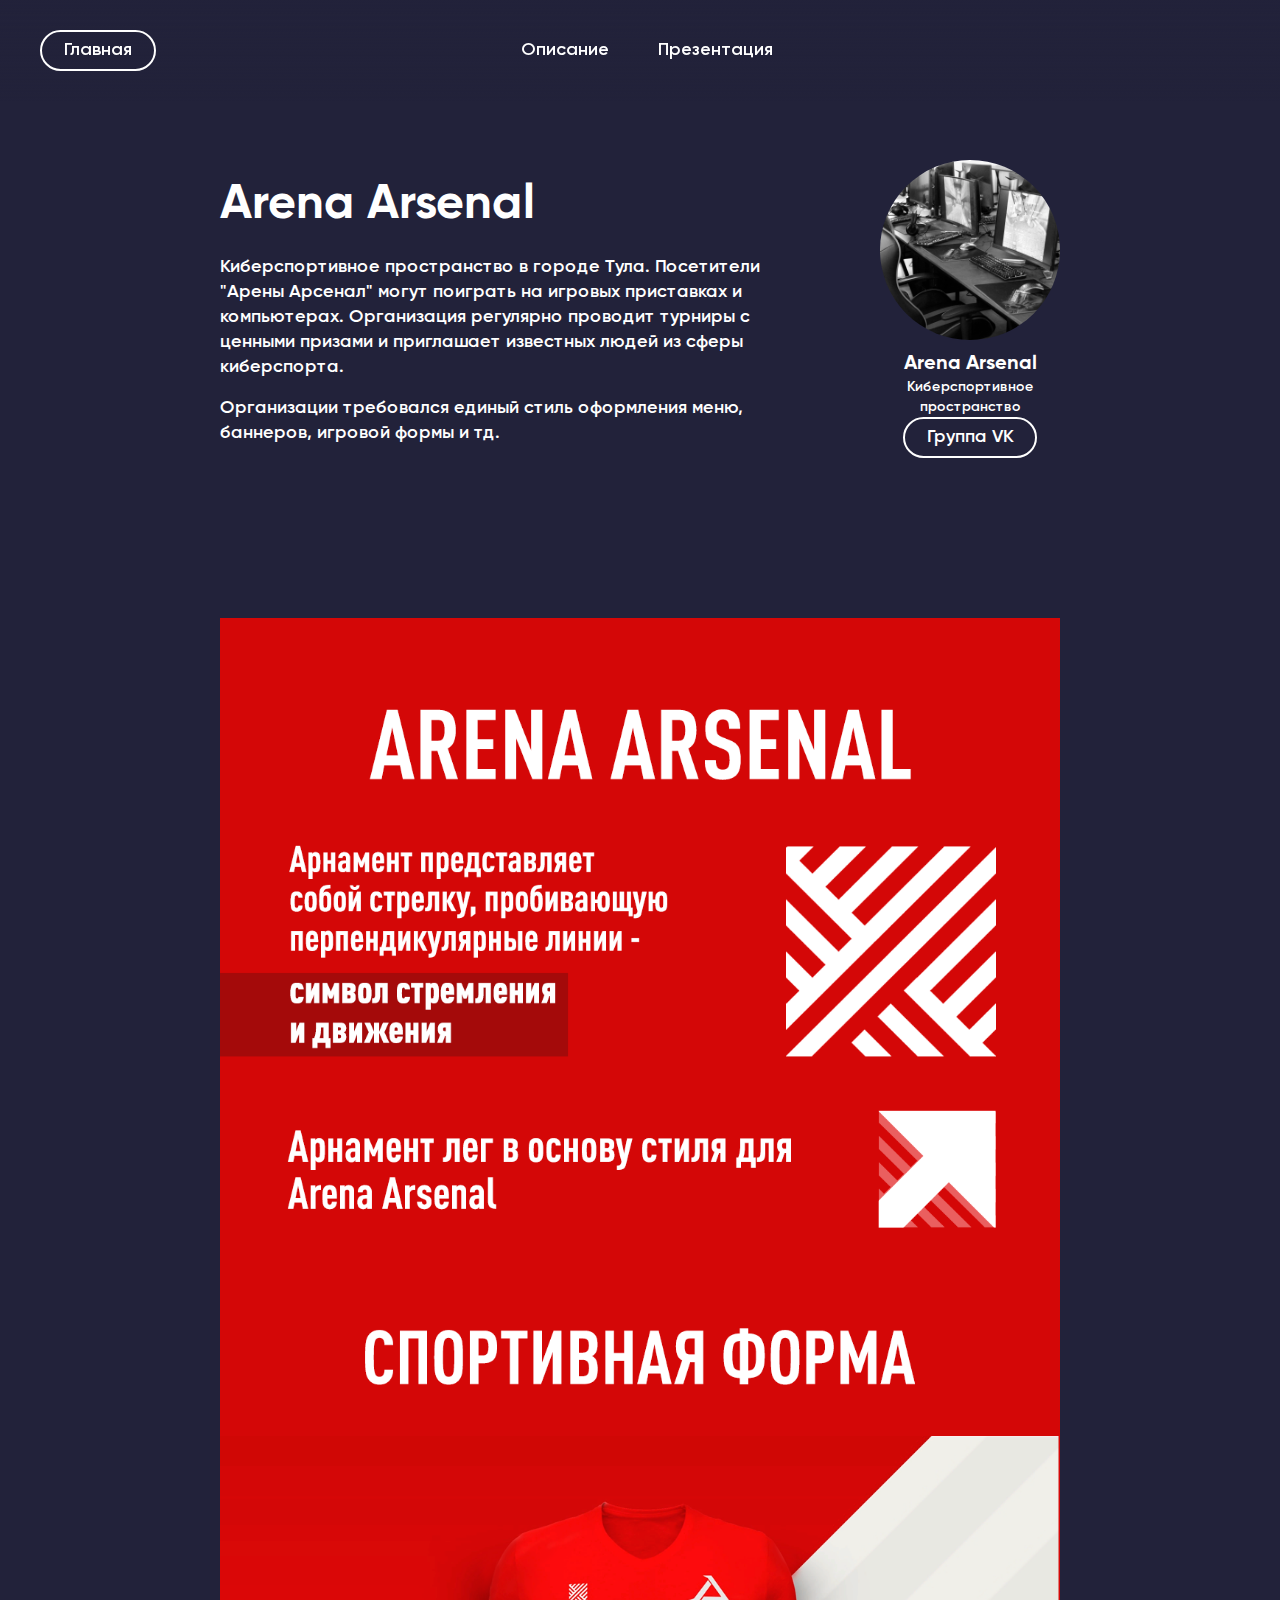
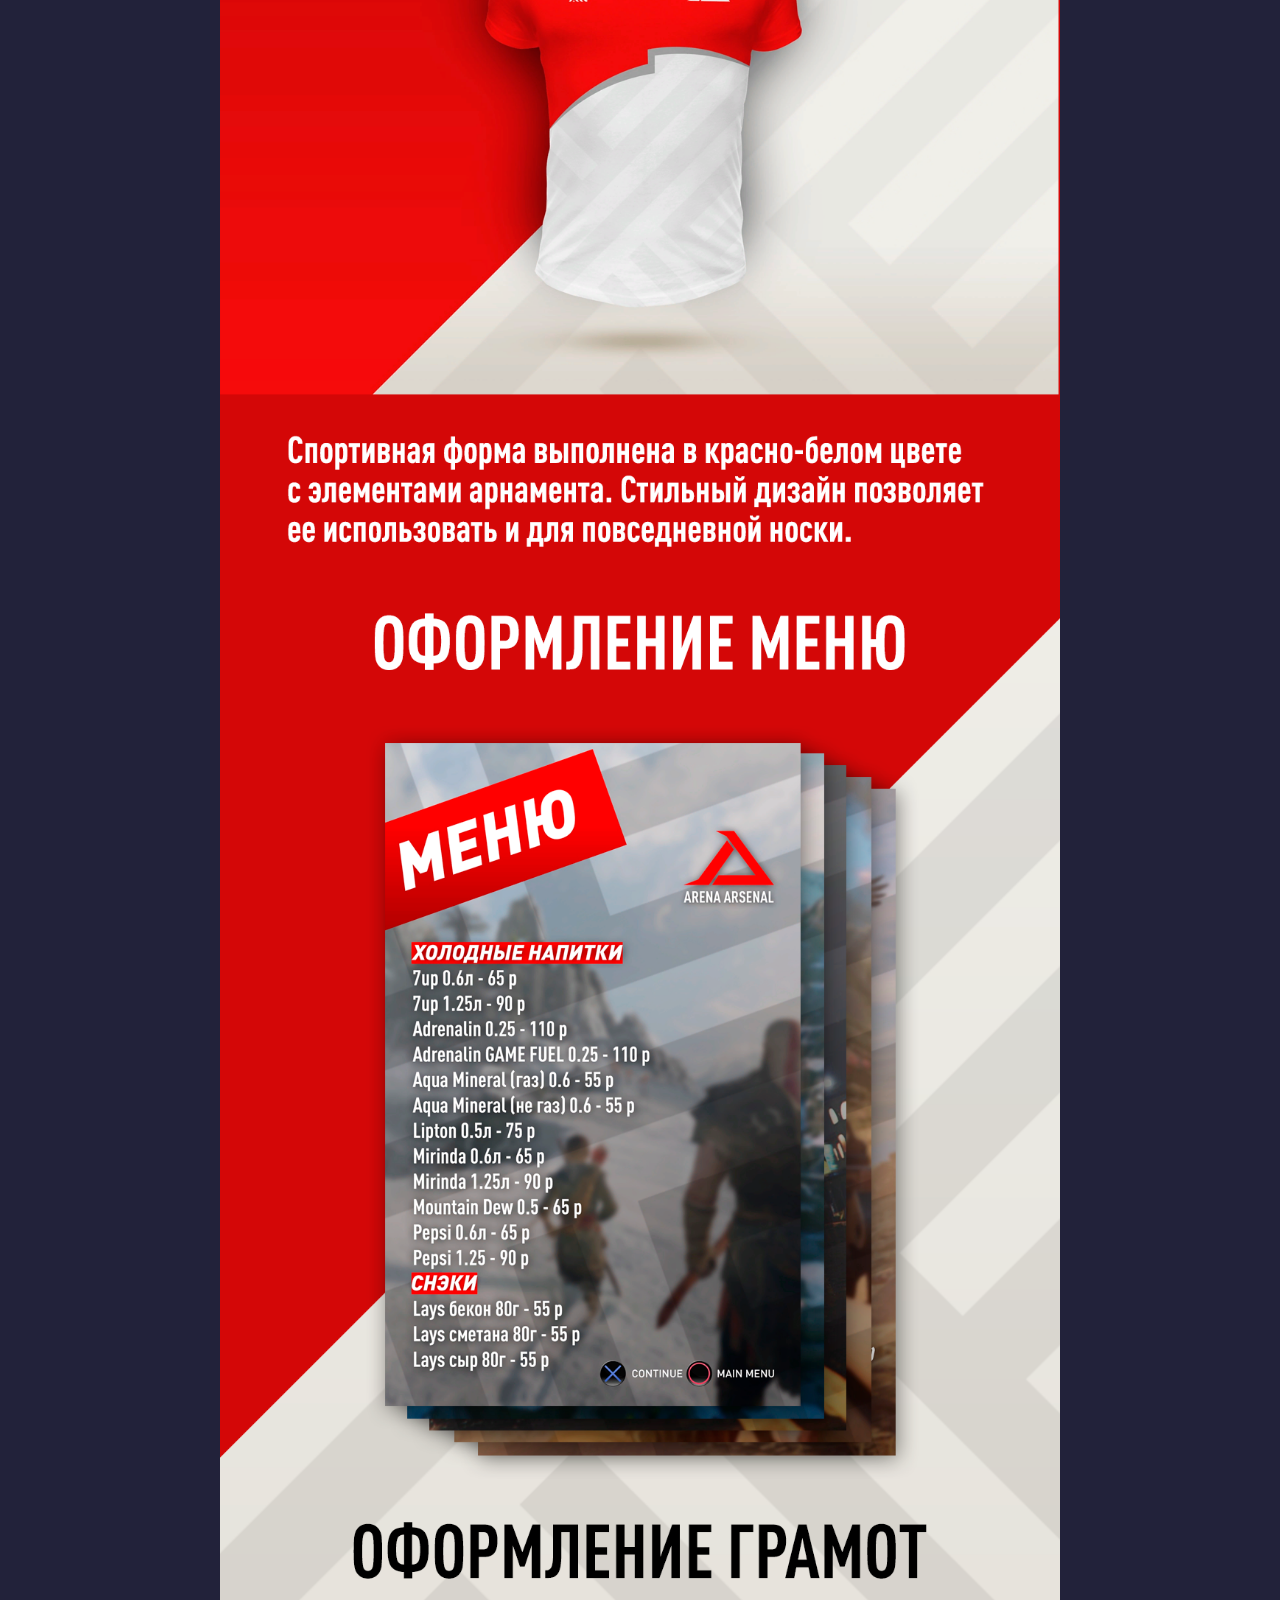
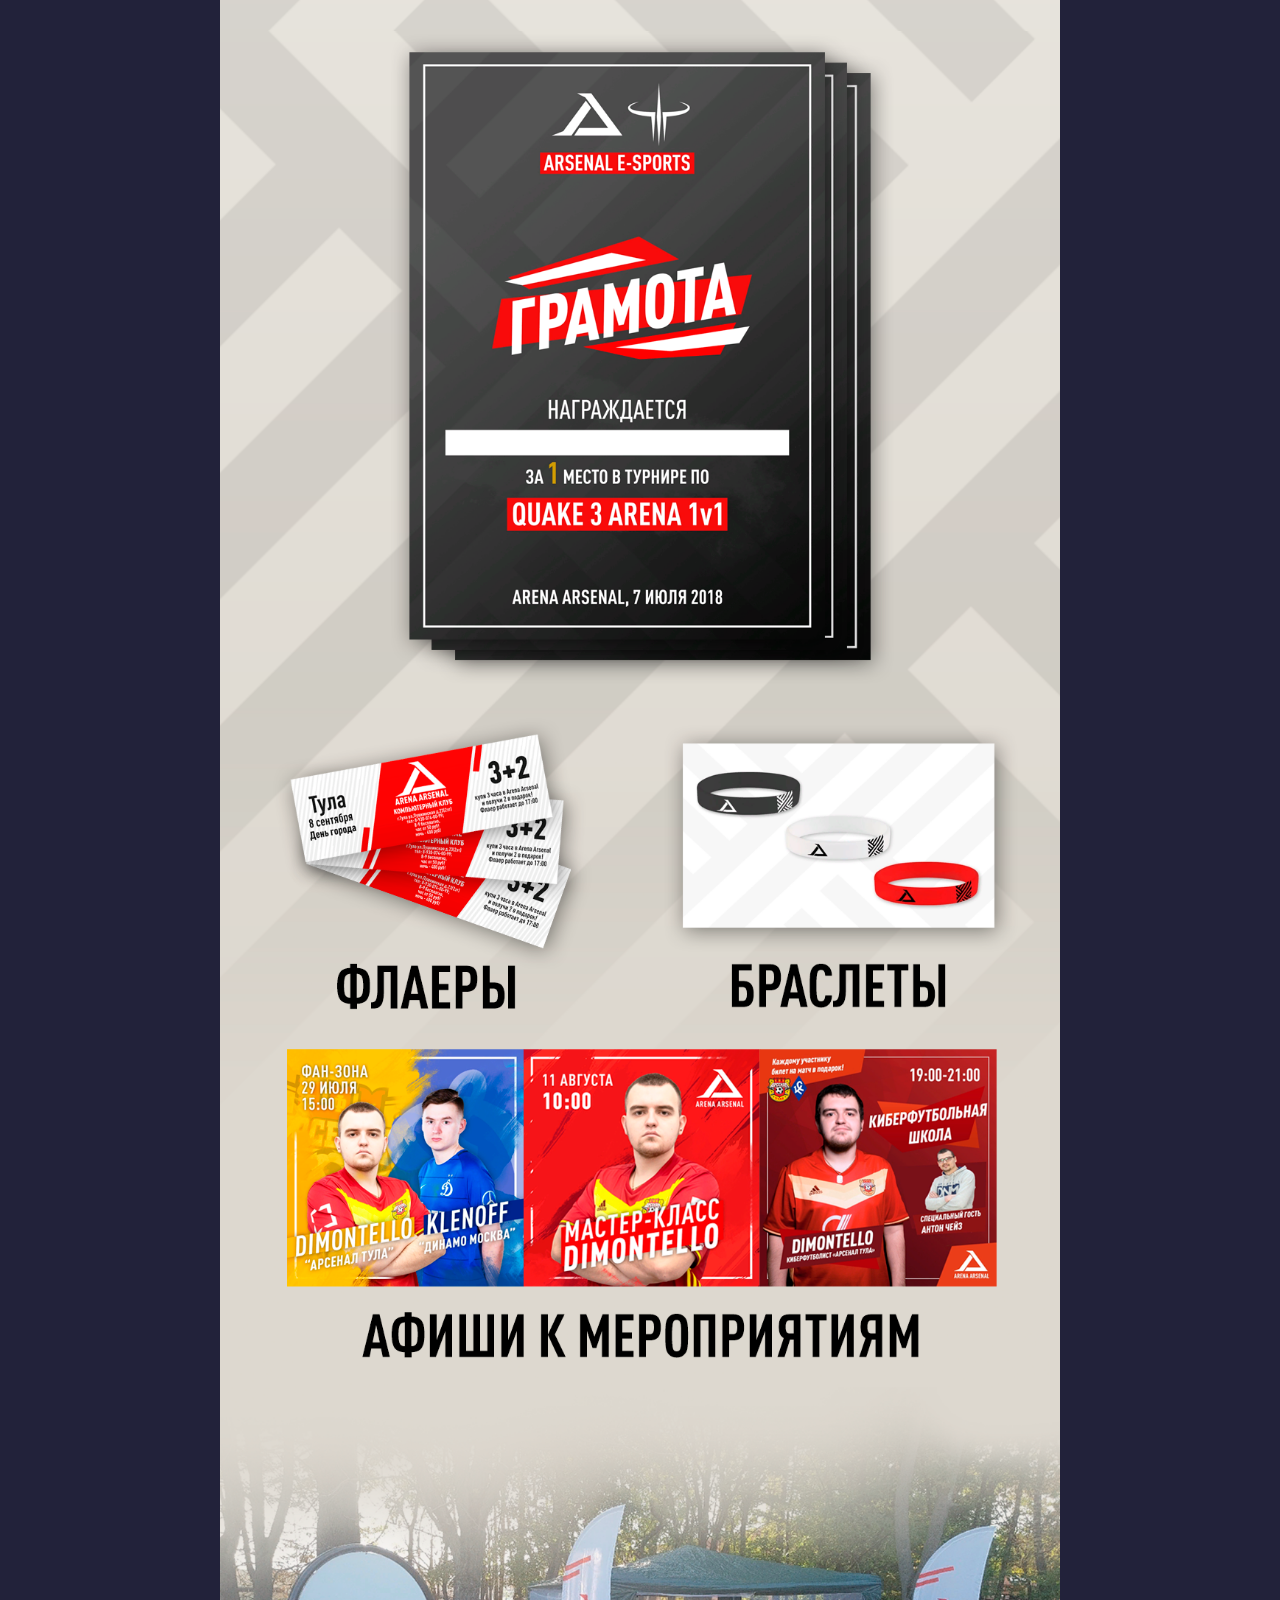
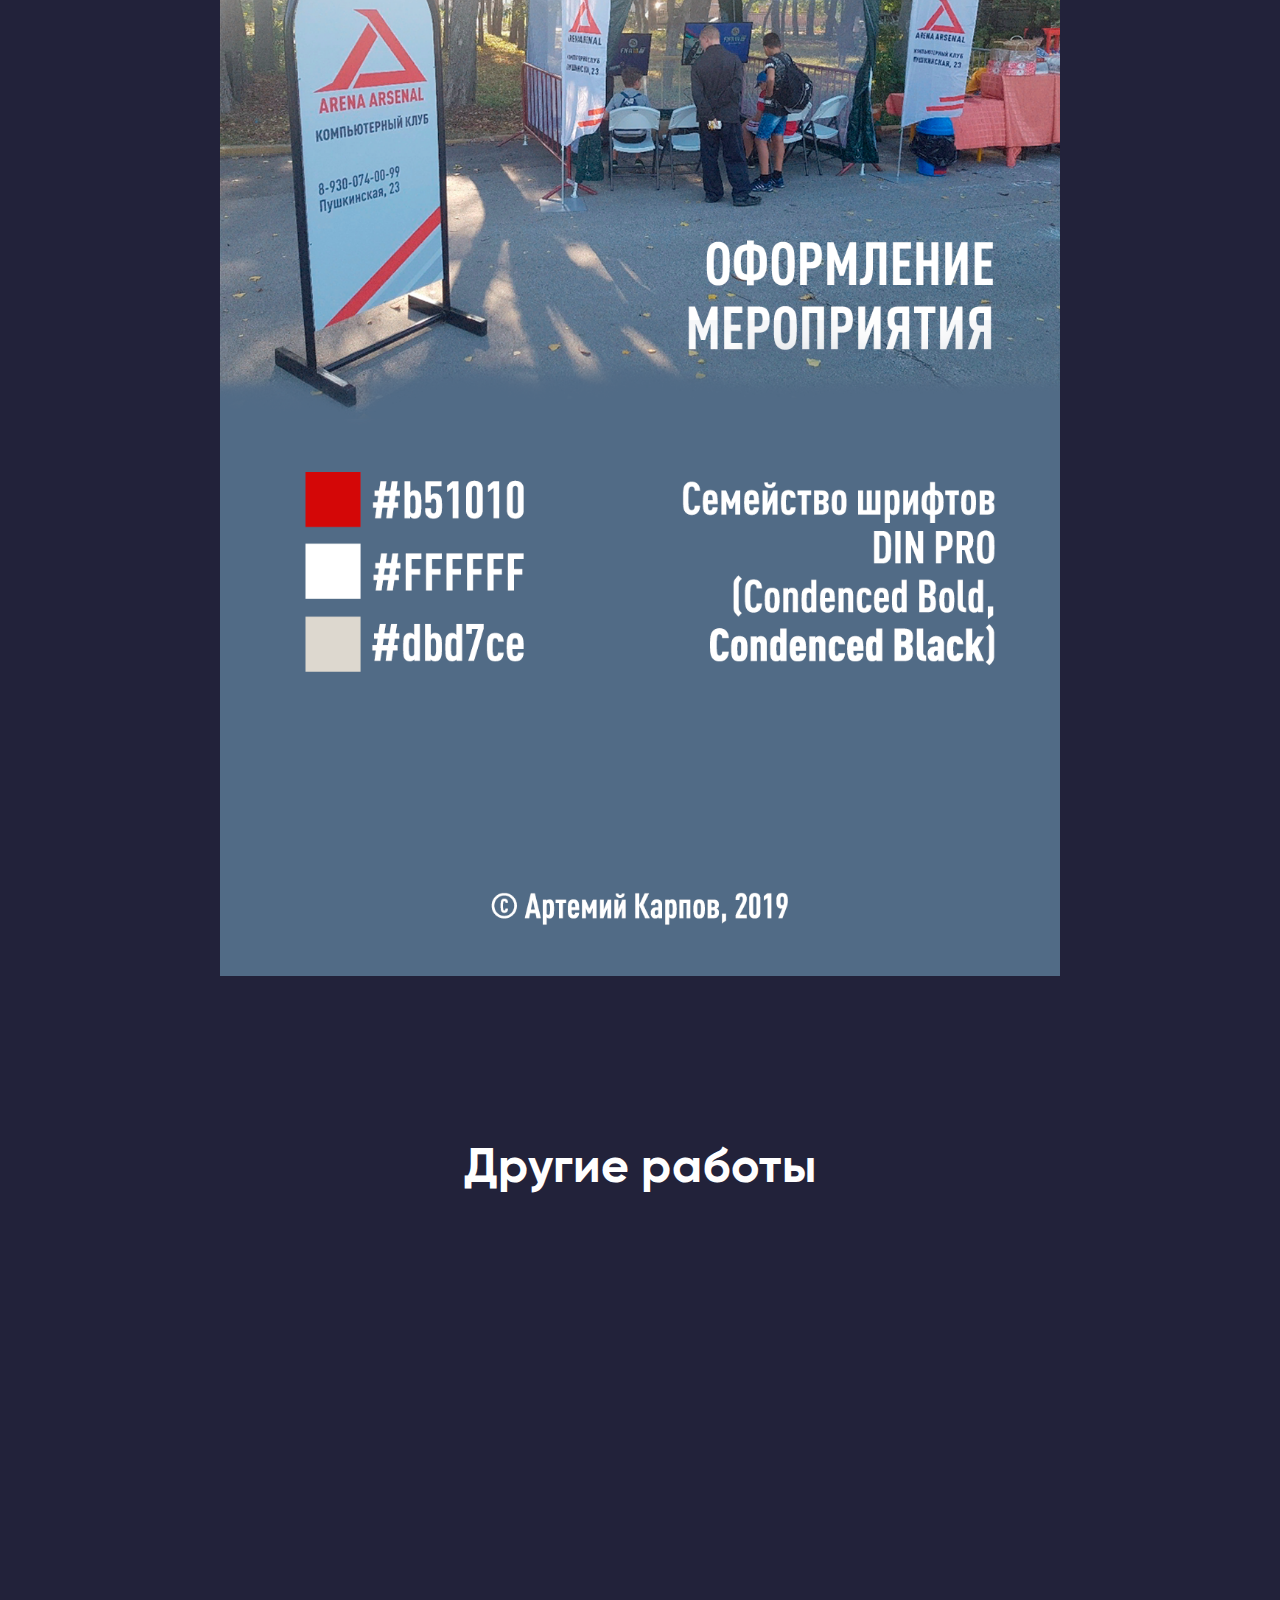
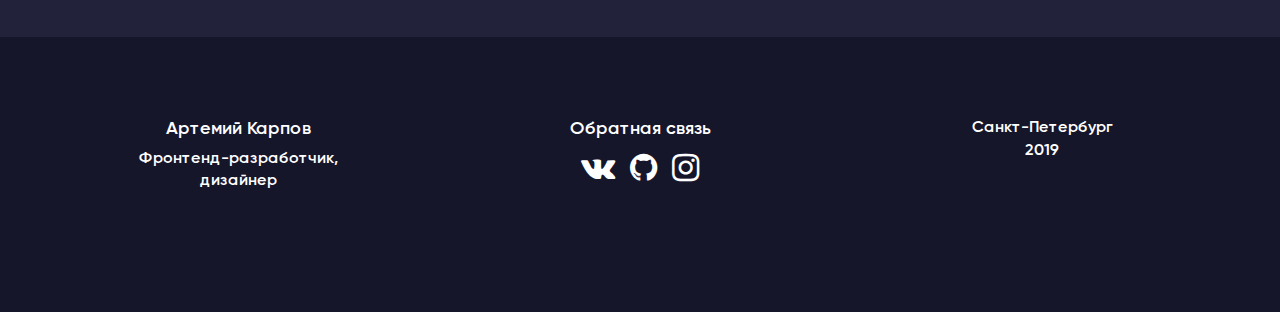
<file: arena_arsenal.html>
<!DOCTYPE html>
<html lang="en">
<head>
  <meta charset="UTF-8">
  <title>Arena Arsenal - фирменный стиль киберспортивного пространства</title>
  <meta name="description" content='Arena Arsenal - фирменный стиль киберспортивного пространства'>
  <meta name="viewport" content="width=device-width, initial-scale=1">

  <meta property="og:title" content="">
  <meta property="og:type" content="">
  <meta property="og:url" content="">
  <meta property="og:image" content="">

  <link rel="apple-touch-icon" href="icon.png">
  <!-- Place favicon.ico in the root directory -->

  <link rel="stylesheet" href="css/normalize.css">
  <link rel="stylesheet" href="scss/style.css">

  <link rel="preconnect" href="https://fonts.googleapis.com">
  <link href = "font/stylesheet.css" rel = "stylesheet" type = "text/css" />
  <link href="https://fonts.googleapis.com/icon?family=Material+Icons+Outlined"
        rel="stylesheet">
  <link href="https://stackpath.bootstrapcdn.com/font-awesome/4.7.0/css/font-awesome.min.css" rel="stylesheet">
</head>
<body>
<div class="navigation">
  <div class="navigation__row">
    <div class="navigation__item">
      <a class="button navigation__button button_animated-short" href="index.html">Главная</a>
    </div>
    <div class="navigation__item">
      <div class="navigation__tags">
        <div class="navigation__tag navigation_animated-short" onclick="moveToAnchor('blockDescription')">Описание</div>
        <div class="navigation__tag navigation_animated-short" onclick="moveToAnchor('blockPresentation')">Презентация</div>
      </div>
    </div>
    <div class="navigation__item">
    </div>
  </div>
</div>
<div class="block block_positioned-firstly description fade-animation">
  <div class="block__anchor" id="blockDescription"></div>
  <div class="description__text">
    <div class="description__title block__title">Arena Arsenal</div>
    <div class="block__subtitle">Киберспортивное пространство в городе Тула. Посетители "Арены Арсенал" могут поиграть на игровых приставках и компьютерах. Организация регулярно проводит турниры с ценными призами и приглашает известных людей из сферы киберспорта.</div>
    <div class="block__subtitle">
      Организации требовался единый стиль оформления меню, баннеров, игровой формы и тд.
    </div>
  </div>
  <div class="description__person-card person-card">
    <div class="person-card__image" style="background: url('img/works/description images/arena_arsenal.png') center/cover no-repeat"></div>
    <div class="person-card__text">
      <div class="person-card__title">Arena Arsenal</div>
      <div class="person-card__subtitle">Киберспортивное пространство</div>
      <a href="https://vk.com/arsenalarena" target="_blank" class="person-card__button button button_animated-short">Группа VK</a>
    </div>
  </div>
</div>
<div class="block work-presentation">
  <div class="block__anchor" id="blockPresentation"></div>
  <img class="work-presentation__picture" src="img/works/presentation/arena_arsenal_1.png" width="100%">
  <img class="work-presentation__picture" src="img/works/presentation/arena_arsenal_2.png" width="100%">
</div>
<div class="block other-works">
  <div class="block__title other-works__title">Другие работы</div>
  <div class="row-works" id="otherWorksRow">
  </div>
</div>
<div class="footer">
  <div class="footer__content">
    <div class="footer__column">
      <div class="footer__title">Артемий Карпов</div>
      <div class="footer__subtitle">Фронтенд-разработчик,<br>дизайнер</div>
    </div>
    <div class="footer__column">
      <div class="footer__title">Обратная связь</div>
      <div class="footer__links">
        <a href="https://vk.com/artttdez" target="_blank" class="footer__link footer_animated-short">
          <i class="fa fa-vk footer__link"></i>
        </a>
        <a href="https://github.com/Artttdez" target="_blank" class="footer__link footer_animated-short">
          <i class="fa fa-github"></i>
        </a>
        <a href="https://www.instagram.com/arttt_dez" target="_blank" class="footer__link footer_animated-short">
          <i class="fa fa-instagram"></i>
        </a>
      </div>
    </div>
    <div class="footer__column">
      <div class="footer__subtitle">Санкт-Петербург</div>
      <div class="footer__subtitle">2019</div>
    </div>
  </div>
</div>
<script src="js/main.js"></script>
</body>
</html>
</file>
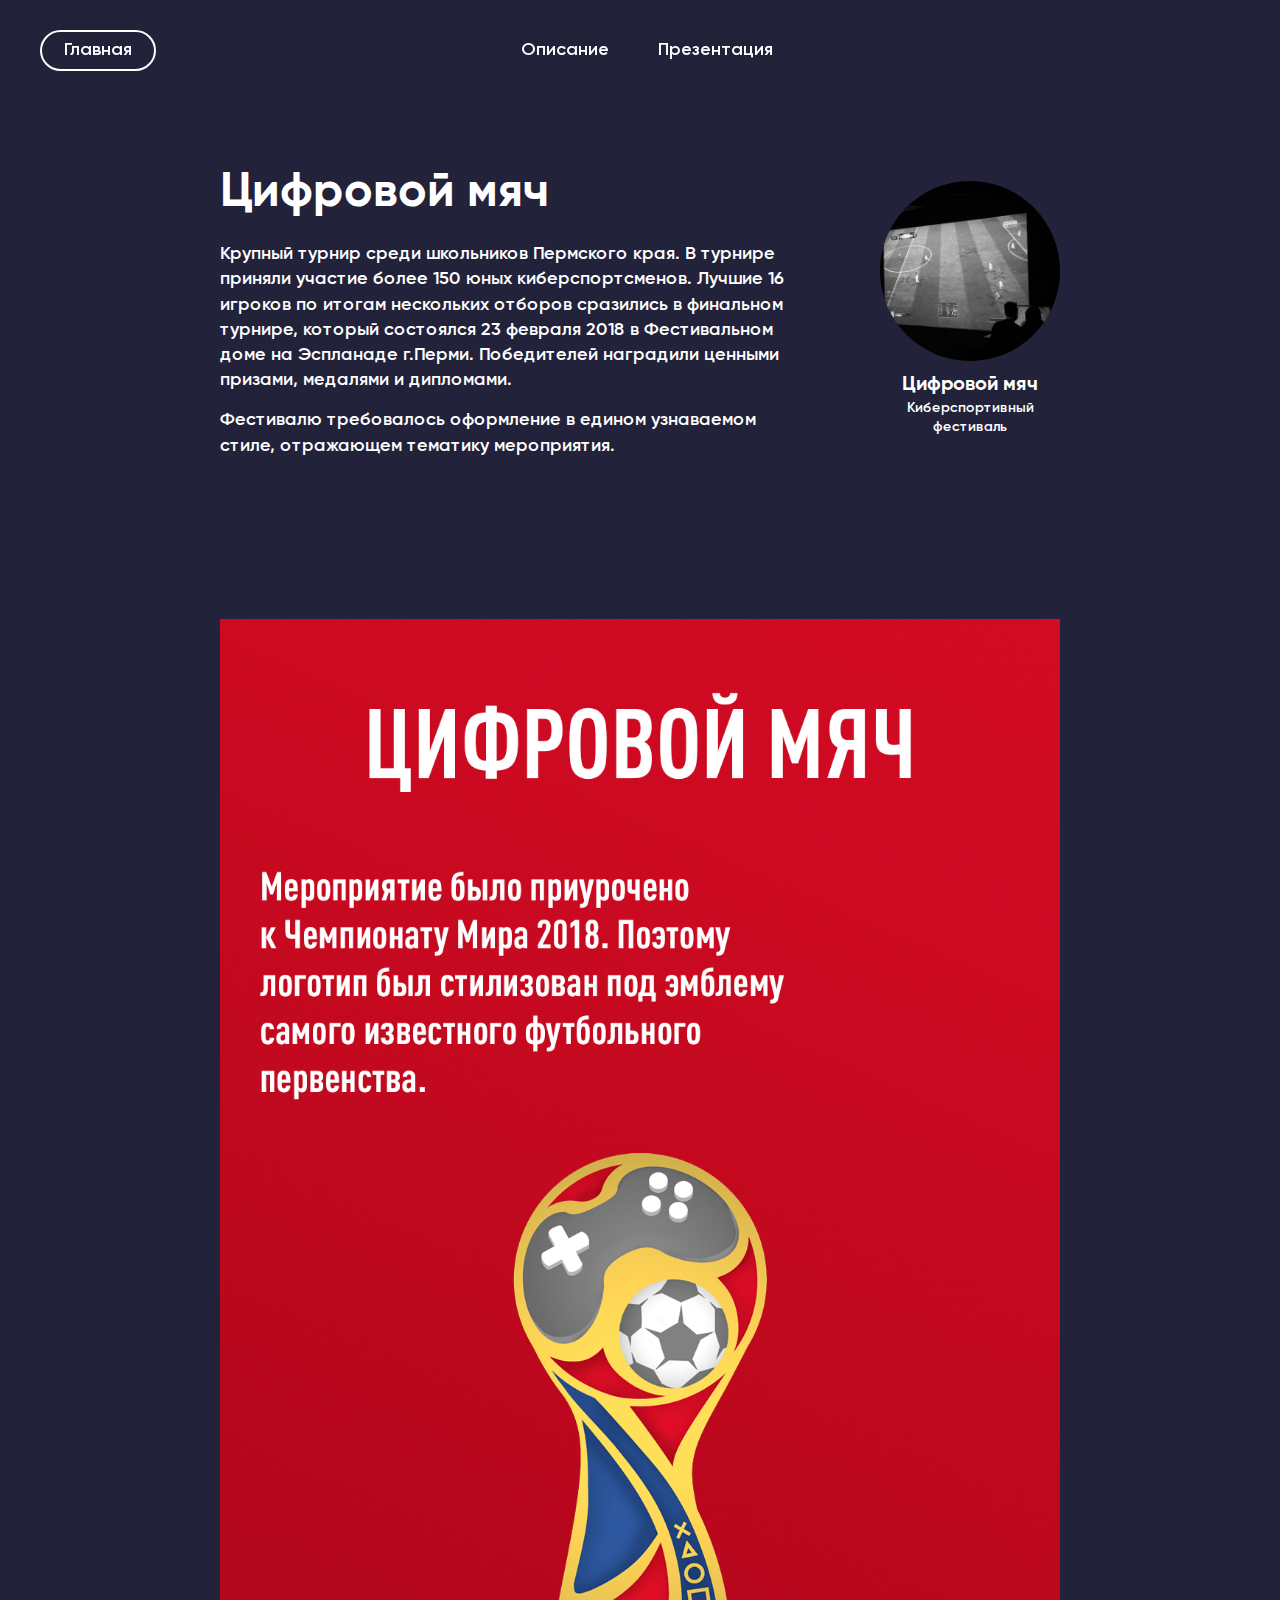
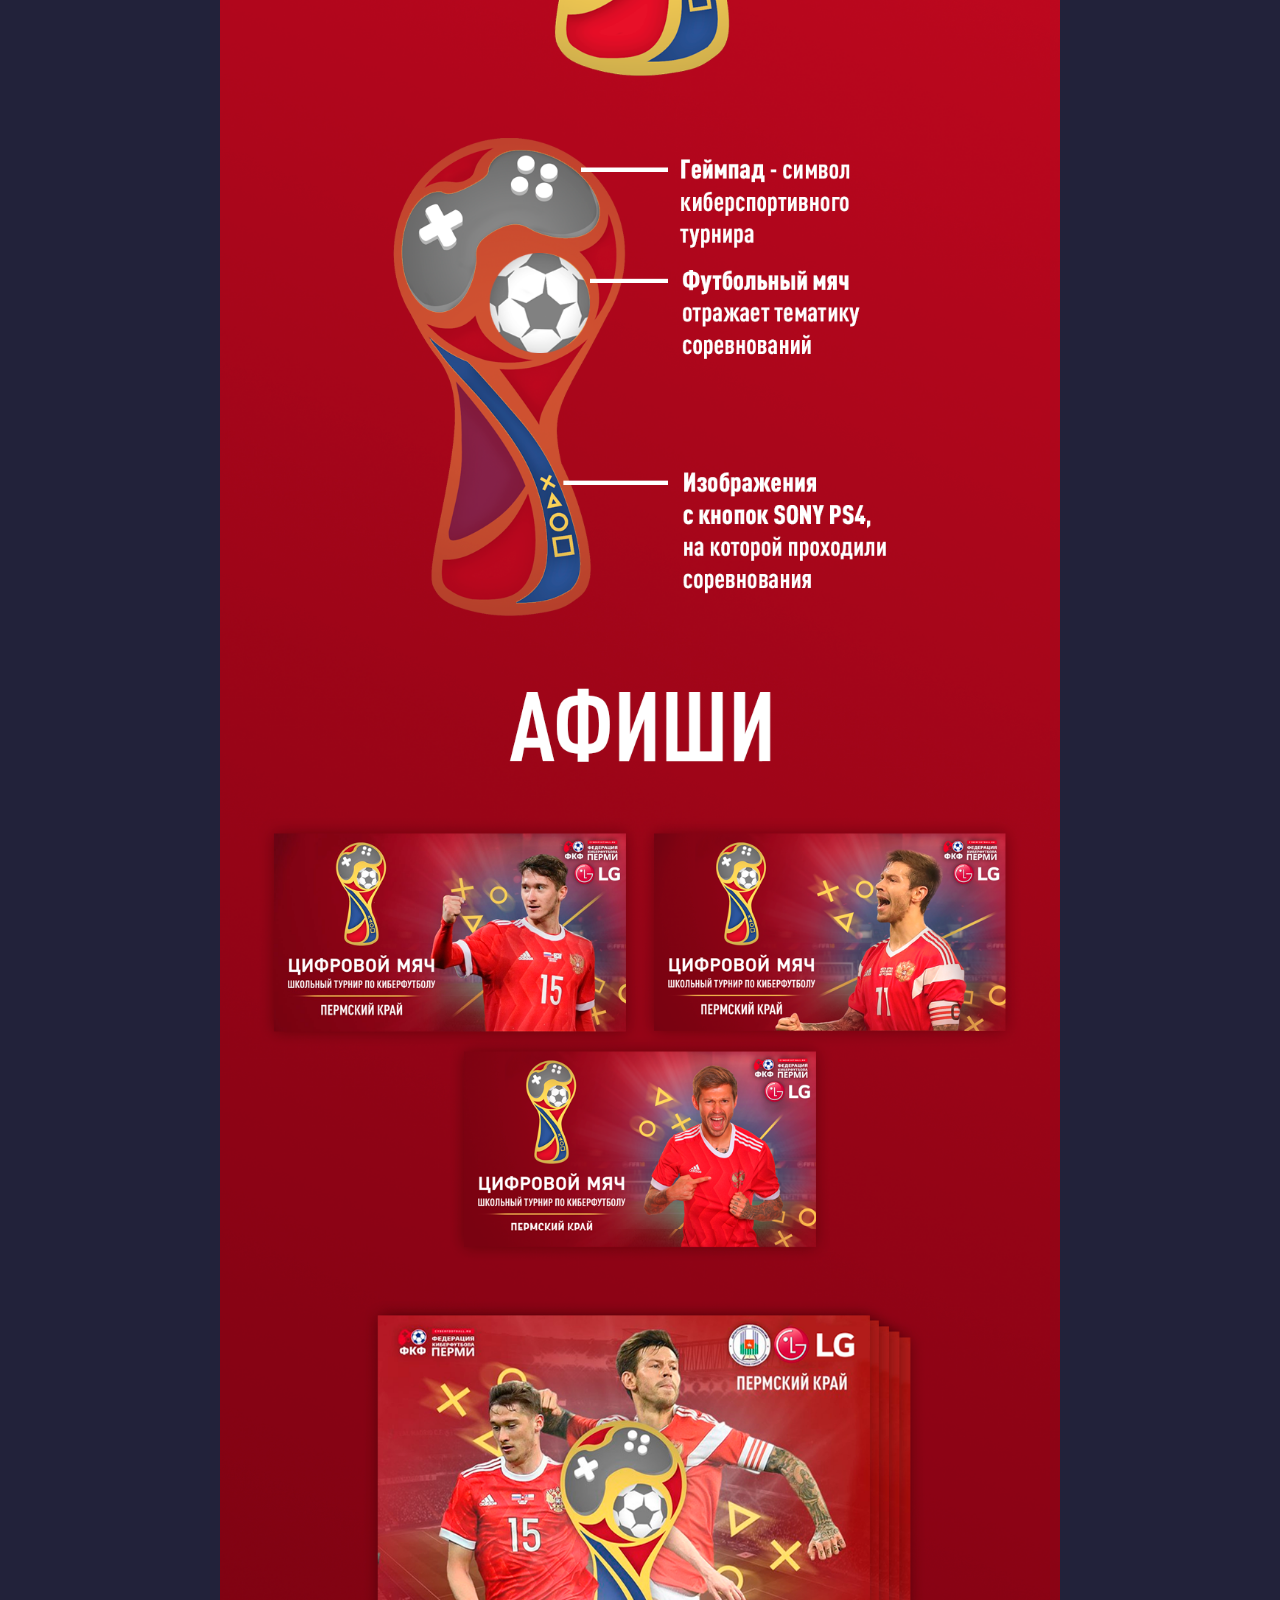
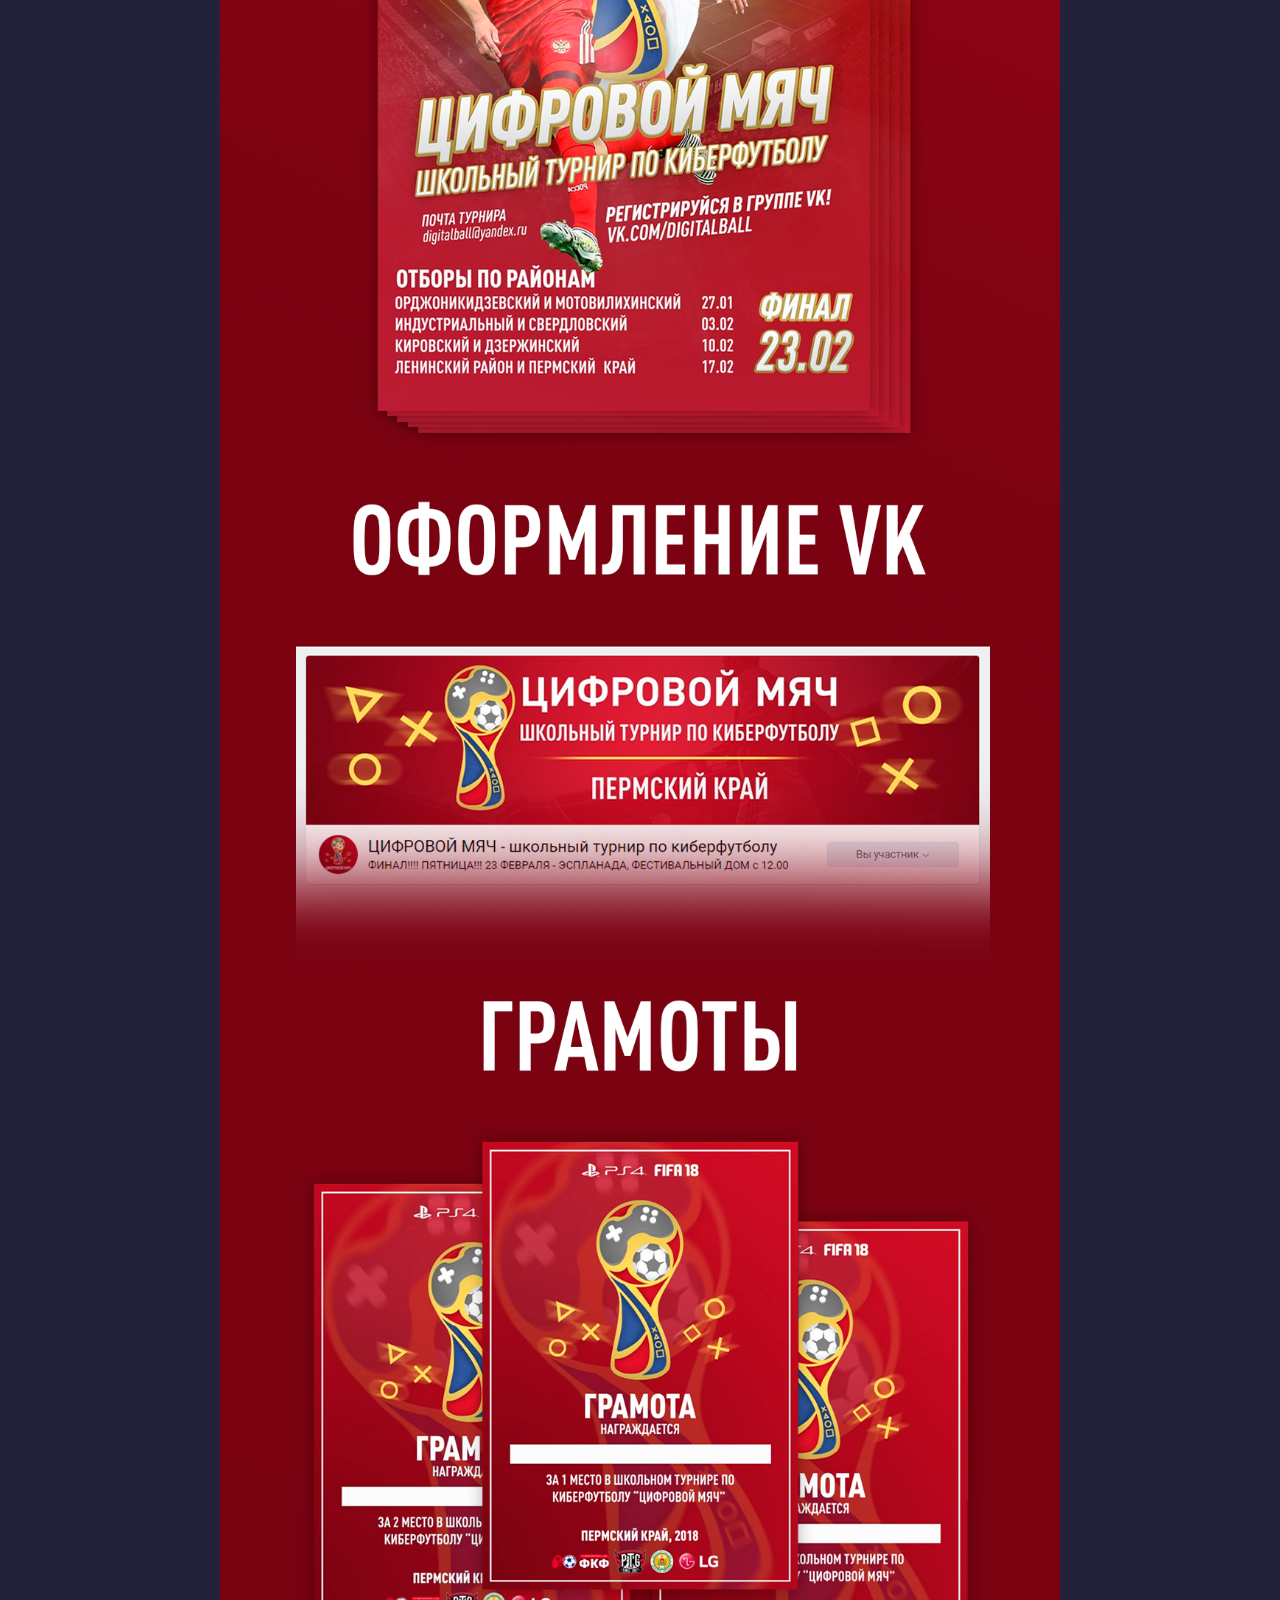
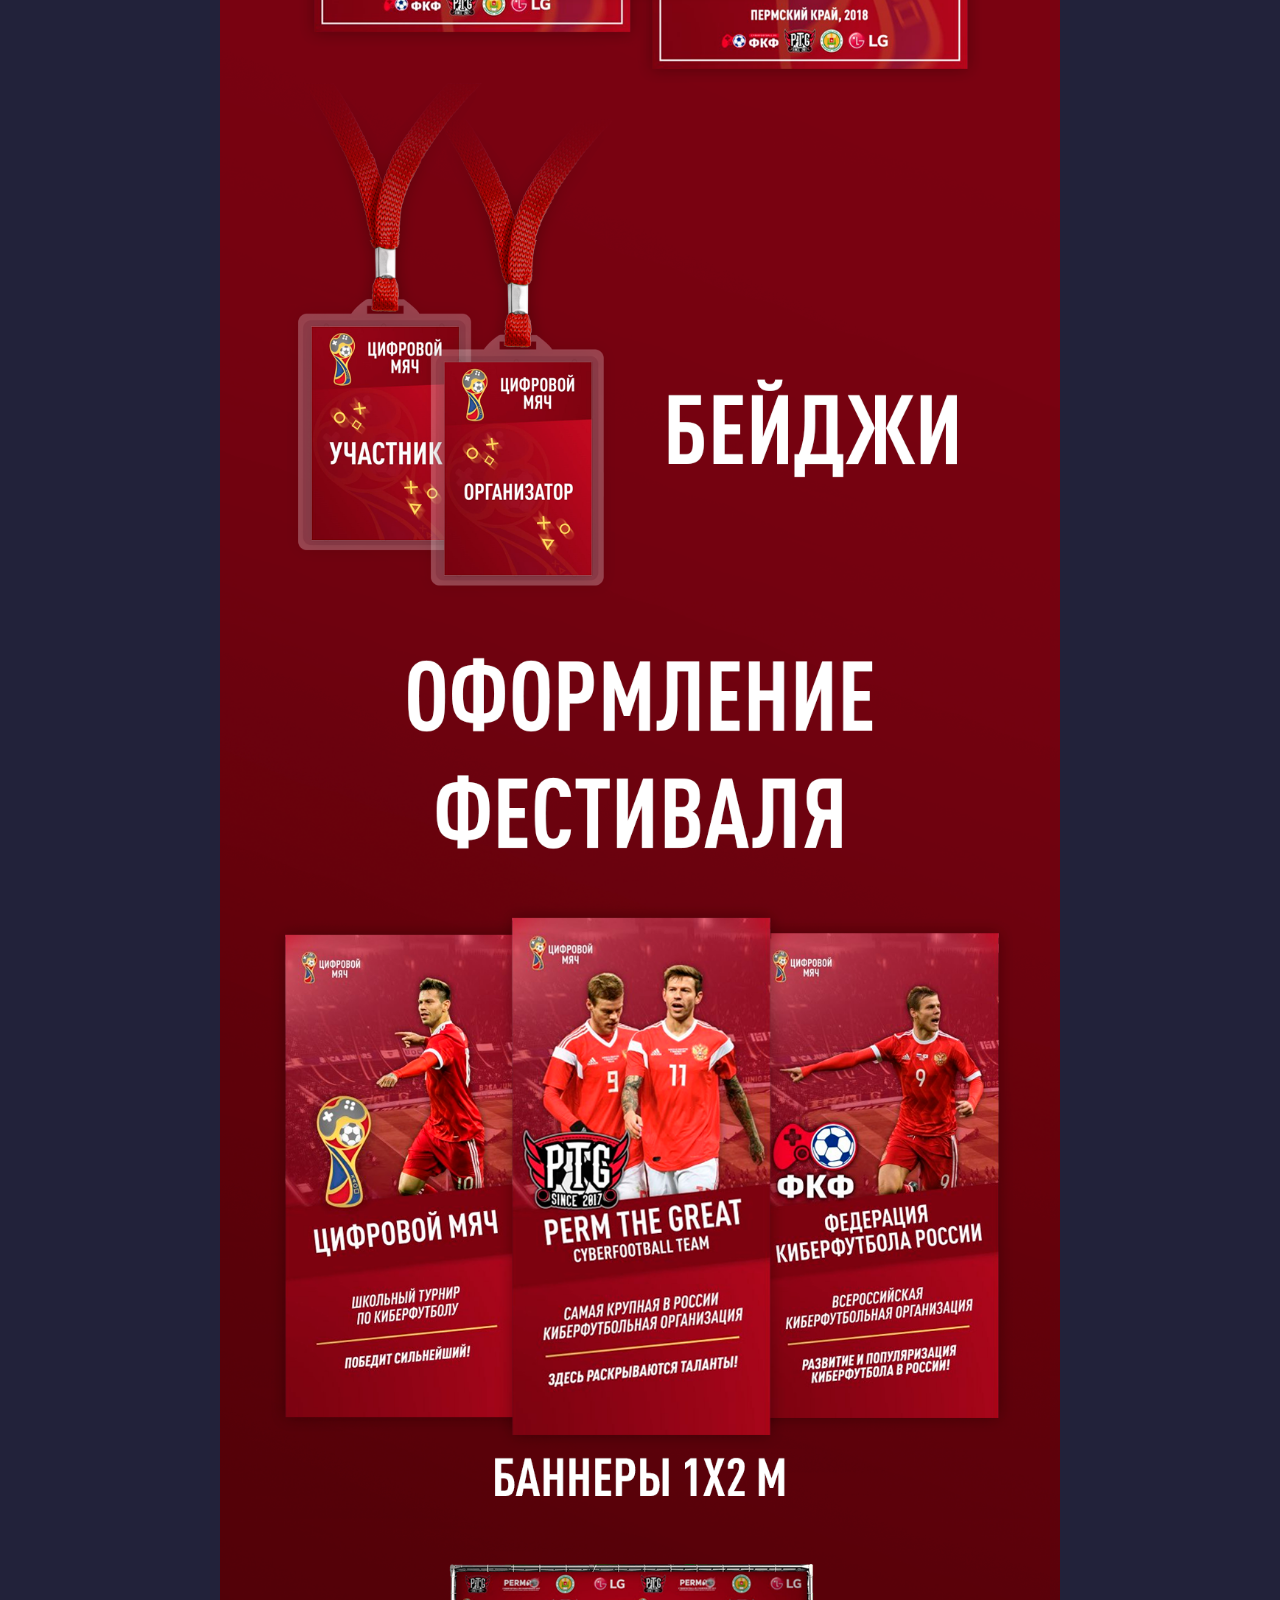
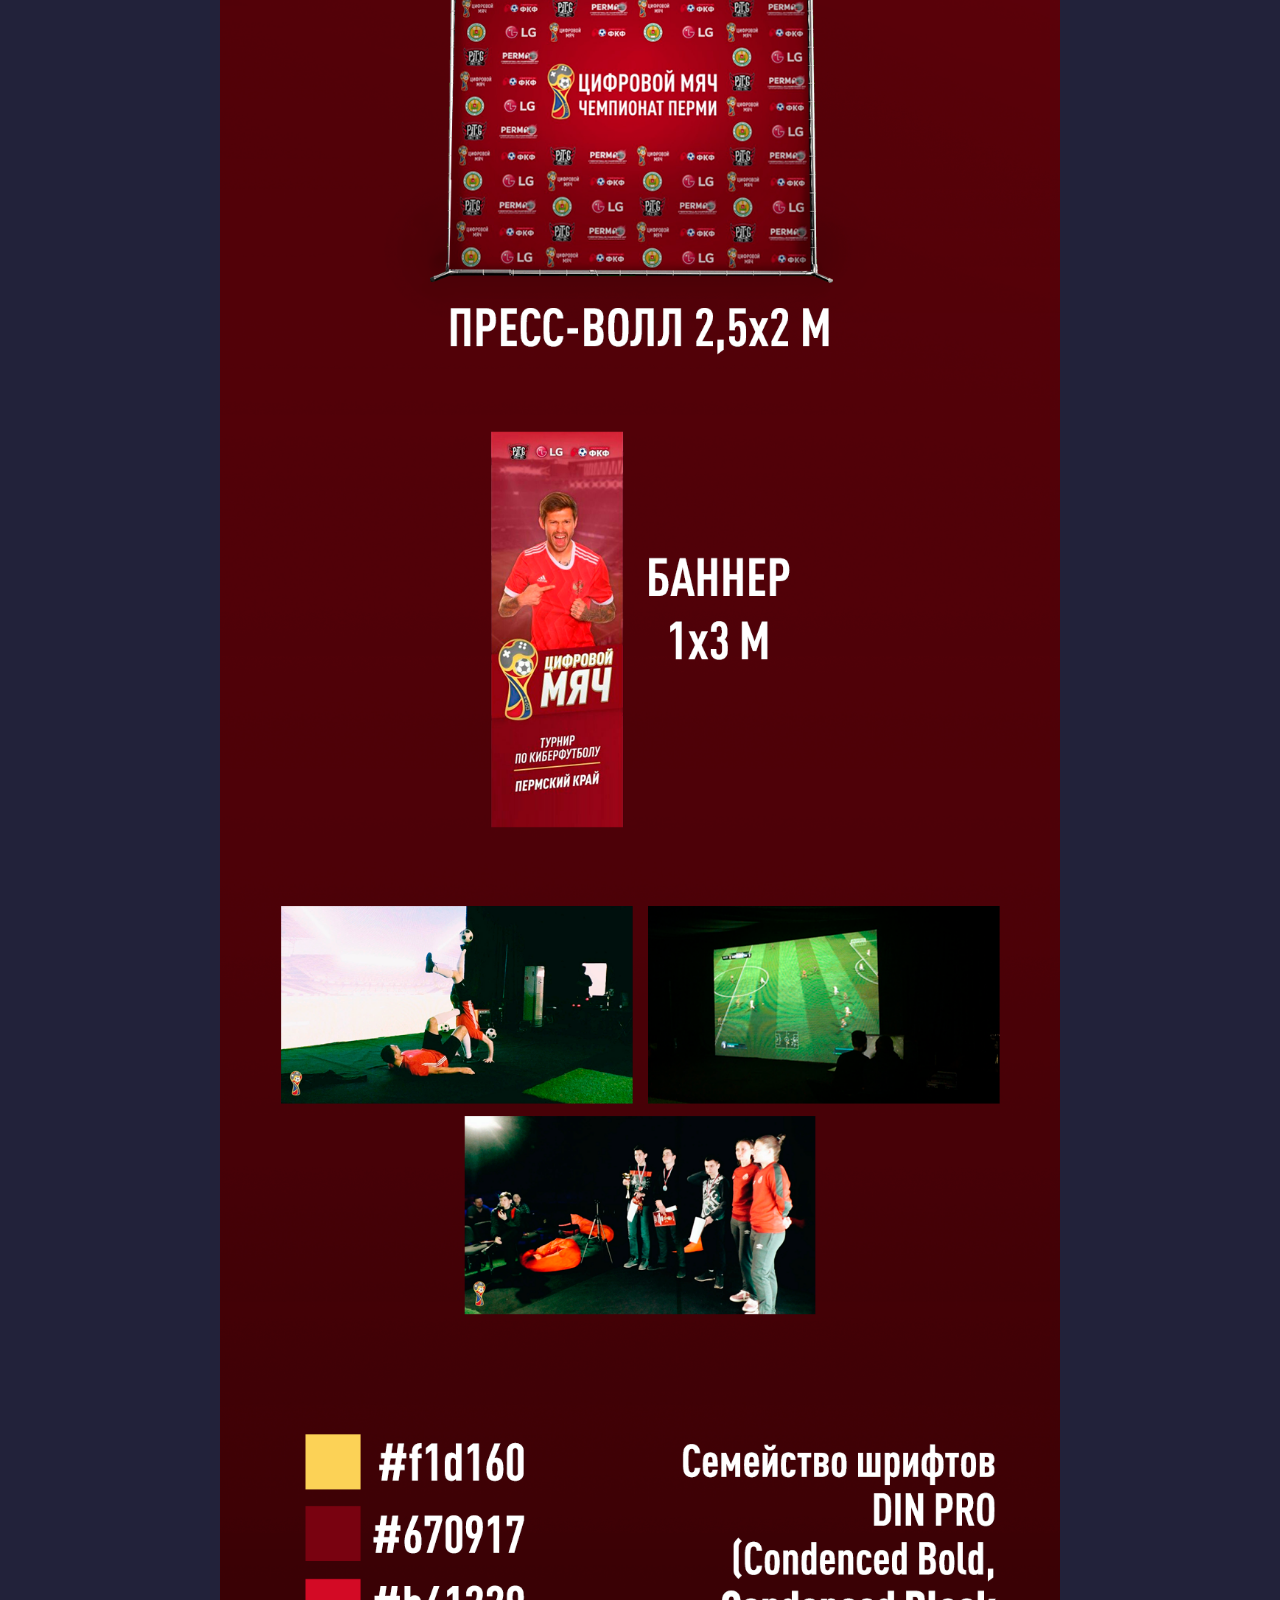
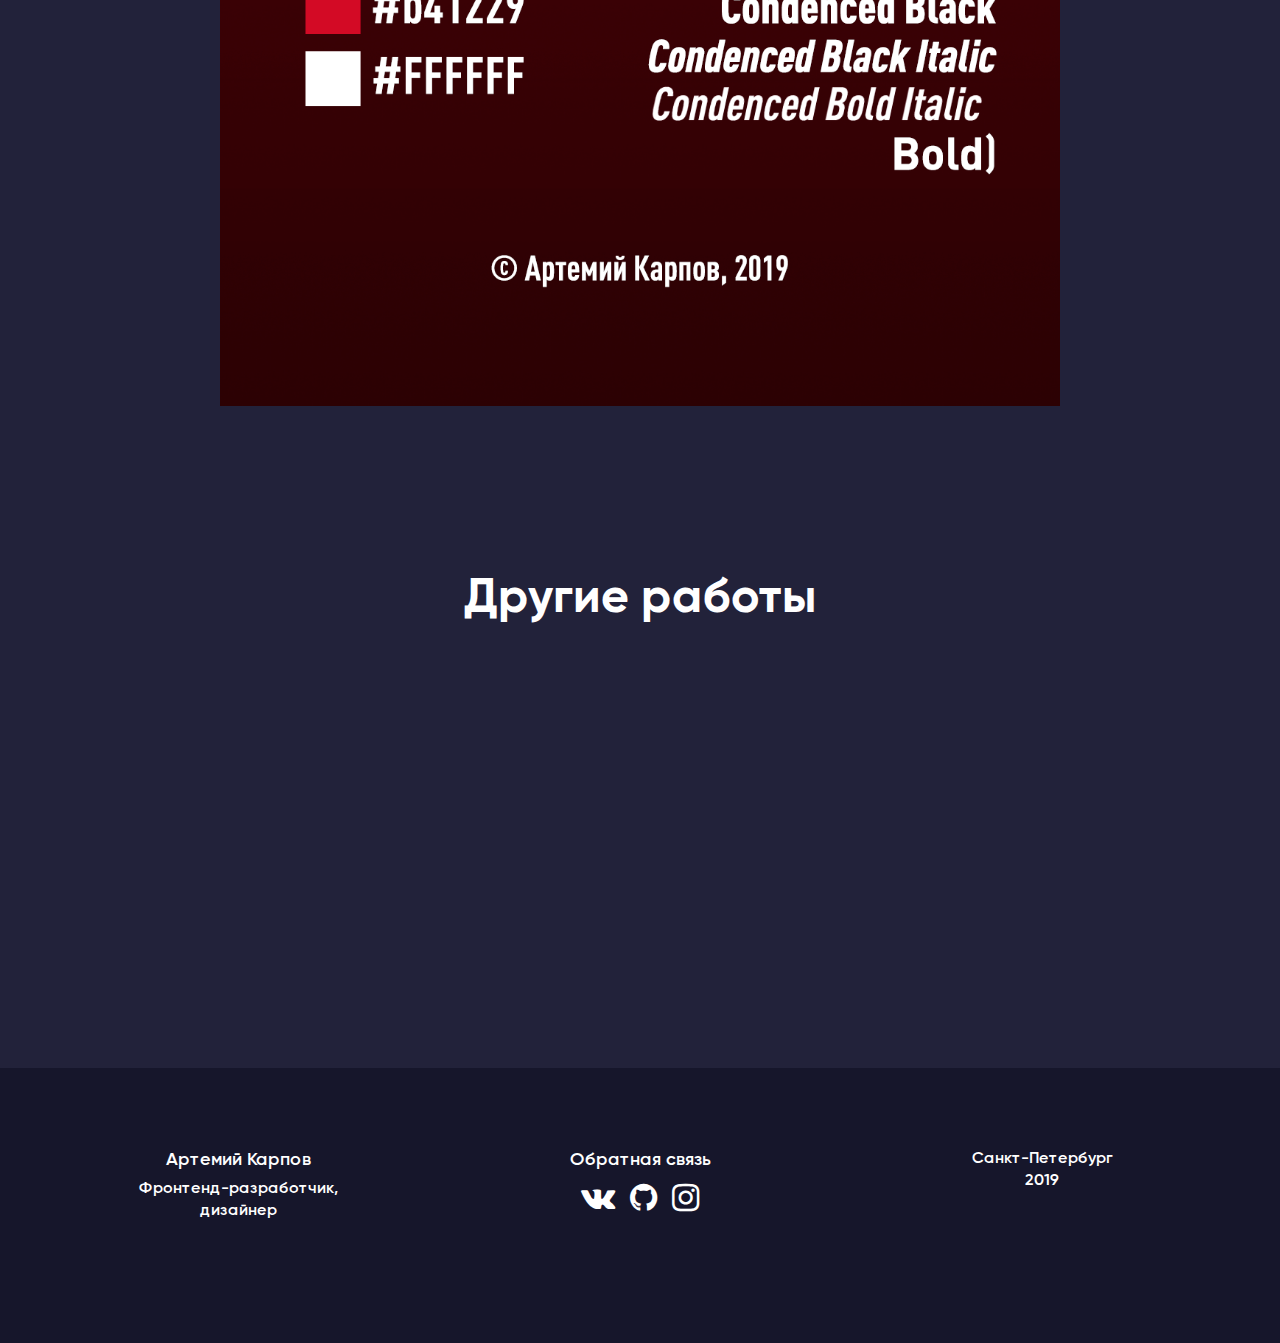
<file: digital_ball.html>
<!DOCTYPE html>
<html lang="en">
<head>
  <meta charset="UTF-8">
  <title>Цифровой мяч - оформление киберспортивного фестиваля</title>
  <meta name="description" content='Цифровой мяч - оформление киберспортивного фестиваля'>
  <meta name="viewport" content="width=device-width, initial-scale=1">

  <meta property="og:title" content="">
  <meta property="og:type" content="">
  <meta property="og:url" content="">
  <meta property="og:image" content="">

  <link rel="apple-touch-icon" href="icon.png">
  <!-- Place favicon.ico in the root directory -->

  <link rel="stylesheet" href="css/normalize.css">
  <link rel="stylesheet" href="scss/style.css">

  <link rel="preconnect" href="https://fonts.googleapis.com">
  <link href = "font/stylesheet.css" rel = "stylesheet" type = "text/css" />
  <link href="https://fonts.googleapis.com/icon?family=Material+Icons+Outlined"
        rel="stylesheet">
  <link href="https://stackpath.bootstrapcdn.com/font-awesome/4.7.0/css/font-awesome.min.css" rel="stylesheet">
</head>
<body>
<div class="navigation">
  <div class="navigation__row">
    <div class="navigation__item">
      <a class="button navigation__button button_animated-short" href="index.html">Главная</a>
    </div>
    <div class="navigation__item">
      <div class="navigation__tags">
        <div class="navigation__tag navigation_animated-short" onclick="moveToAnchor('blockDescription')">Описание</div>
        <div class="navigation__tag navigation_animated-short" onclick="moveToAnchor('blockPresentation')">Презентация</div>
      </div>
    </div>
    <div class="navigation__item">
    </div>
  </div>
</div>
<div class="block block_positioned-firstly description fade-animation">
  <div class="block__anchor" id="blockDescription"></div>
  <div class="description__text">
    <div class="description__title block__title">Цифровой мяч</div>
    <div class="block__subtitle">Крупный турнир среди школьников Пермского края. В турнире приняли участие более 150 юных киберспортсменов. Лучшие 16 игроков по итогам нескольких отборов сразились в финальном турнире, который состоялся 23 февраля 2018 в Фестивальном доме на Эспланаде г.Перми. Победителей наградили ценными призами, медалями и дипломами.
    </div>
    <div class="block__subtitle">
      Фестивалю требовалось оформление в едином узнаваемом стиле, отражающем тематику мероприятия.
    </div>
</div>
  <div class="description__person-card person-card">
    <div class="person-card__image" style="background: url('img/works/description images/digitall_ball.png') center/cover no-repeat"></div>
    <div class="person-card__text">
      <div class="person-card__title">Цифровой мяч</div>
      <div class="person-card__subtitle">Киберспортивный фестиваль</div>
    </div>
  </div>
</div>
<div class="block work-presentation">
  <div class="block__anchor" id="blockPresentation"></div>
  <img class="work-presentation__picture" src="img/works/presentation/digital_ball_1.png" width="100%">
  <img class="work-presentation__picture" src="img/works/presentation/digital_ball_2.png" width="100%">
  <img class="work-presentation__picture" src="img/works/presentation/digital_ball_3.png" width="100%">
</div>
<div class="block other-works">
  <div class="block__title other-works__title">Другие работы</div>
  <div class="row-works" id="otherWorksRow">
  </div>
</div>
<div class="footer">
  <div class="footer__content">
    <div class="footer__column">
      <div class="footer__title">Артемий Карпов</div>
      <div class="footer__subtitle">Фронтенд-разработчик,<br>дизайнер</div>
    </div>
    <div class="footer__column">
      <div class="footer__title">Обратная связь</div>
      <div class="footer__links">
        <a href="https://vk.com/artttdez" target="_blank" class="footer__link footer_animated-short">
          <i class="fa fa-vk footer__link"></i>
        </a>
        <a href="https://github.com/Artttdez" target="_blank" class="footer__link footer_animated-short">
          <i class="fa fa-github"></i>
        </a>
        <a href="https://www.instagram.com/arttt_dez" target="_blank" class="footer__link footer_animated-short">
          <i class="fa fa-instagram"></i>
        </a>
      </div>
    </div>
    <div class="footer__column">
      <div class="footer__subtitle">Санкт-Петербург</div>
      <div class="footer__subtitle">2019</div>
    </div>
  </div>
</div>
<script src="js/main.js"></script>
</body>
</html>
</file>
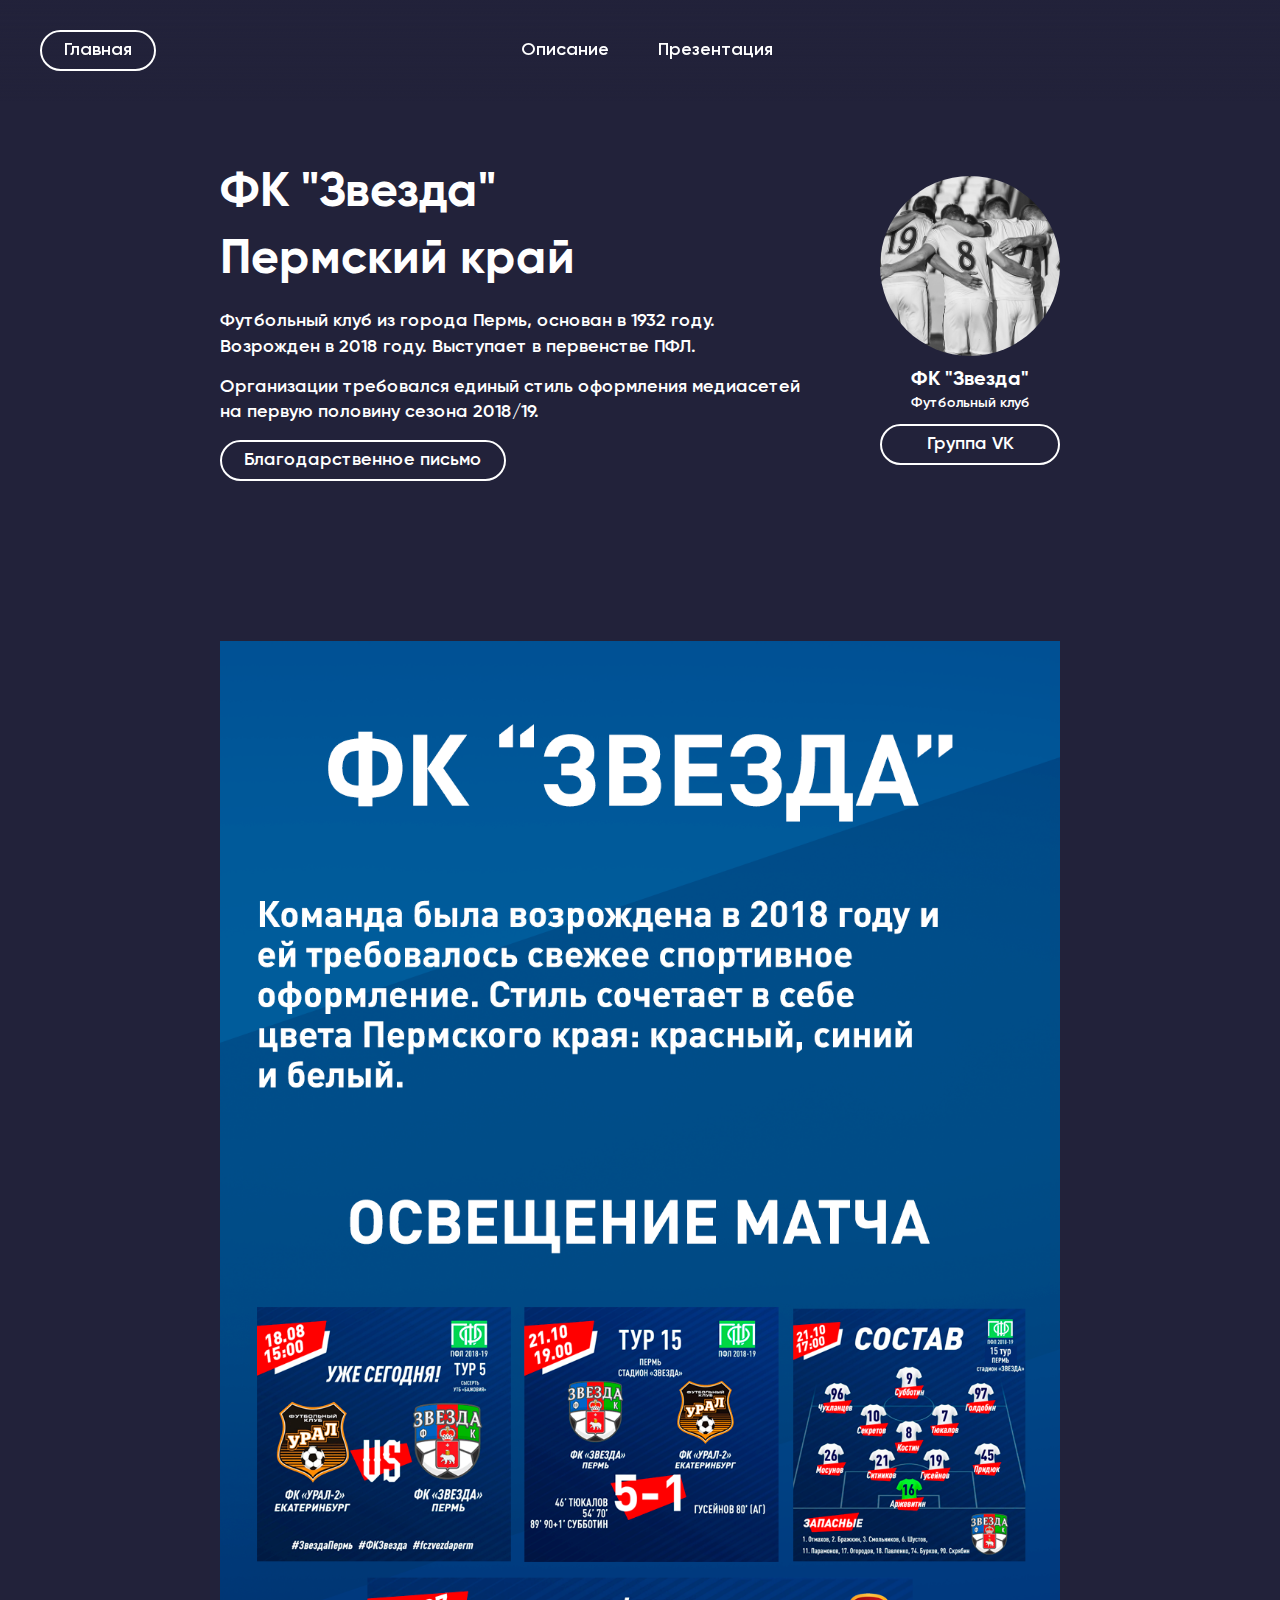
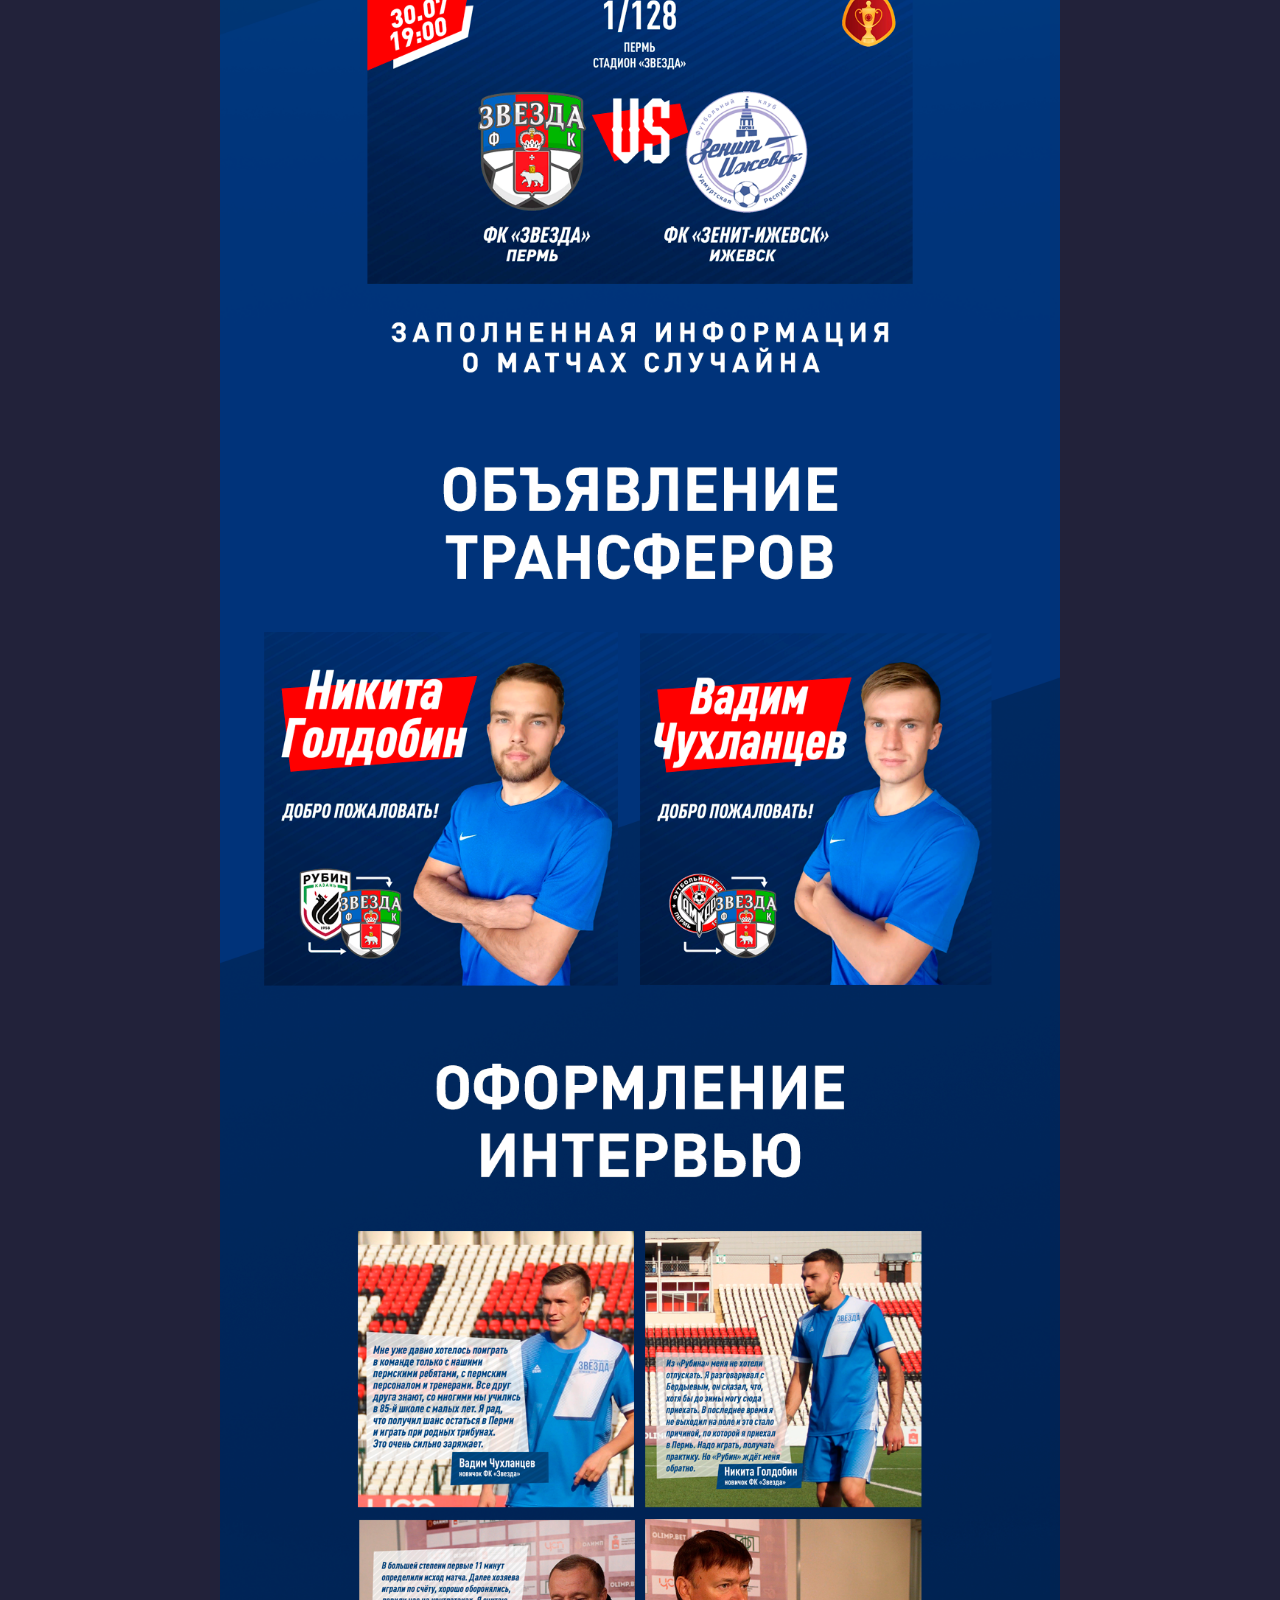
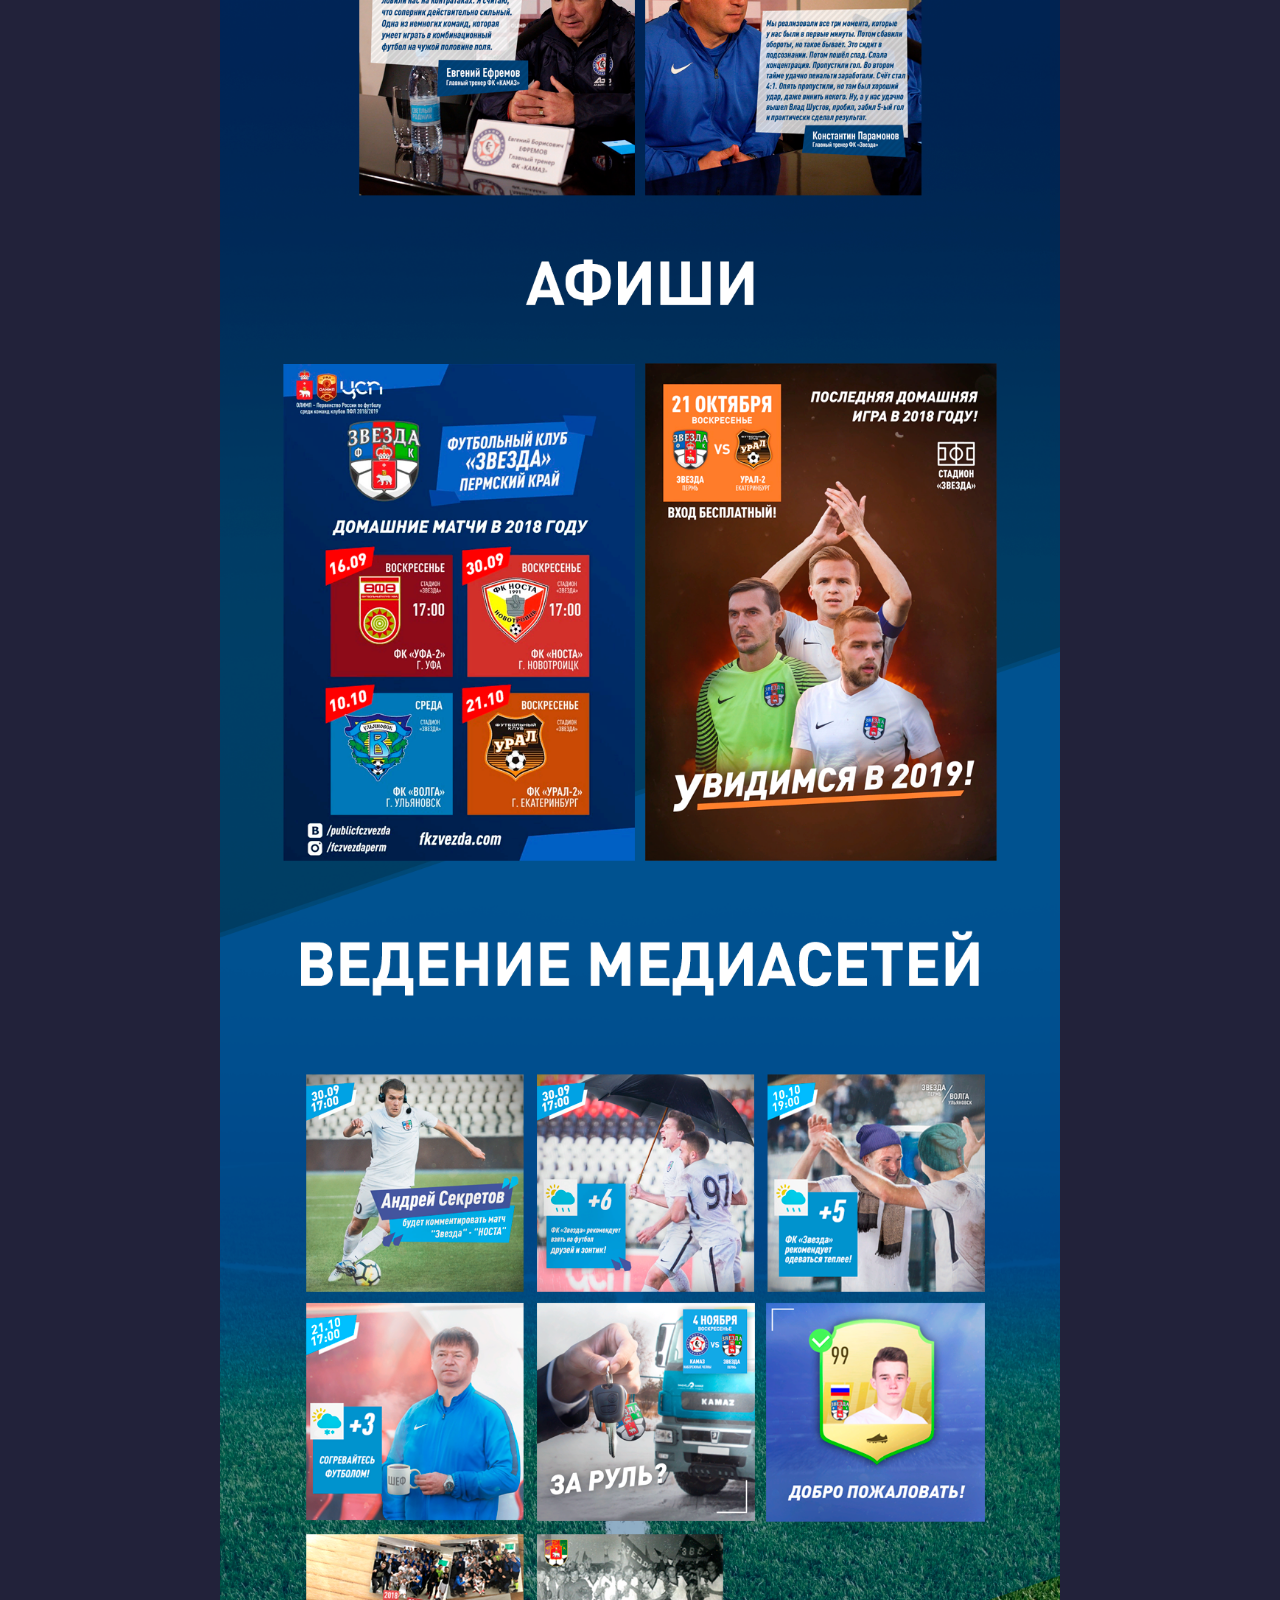
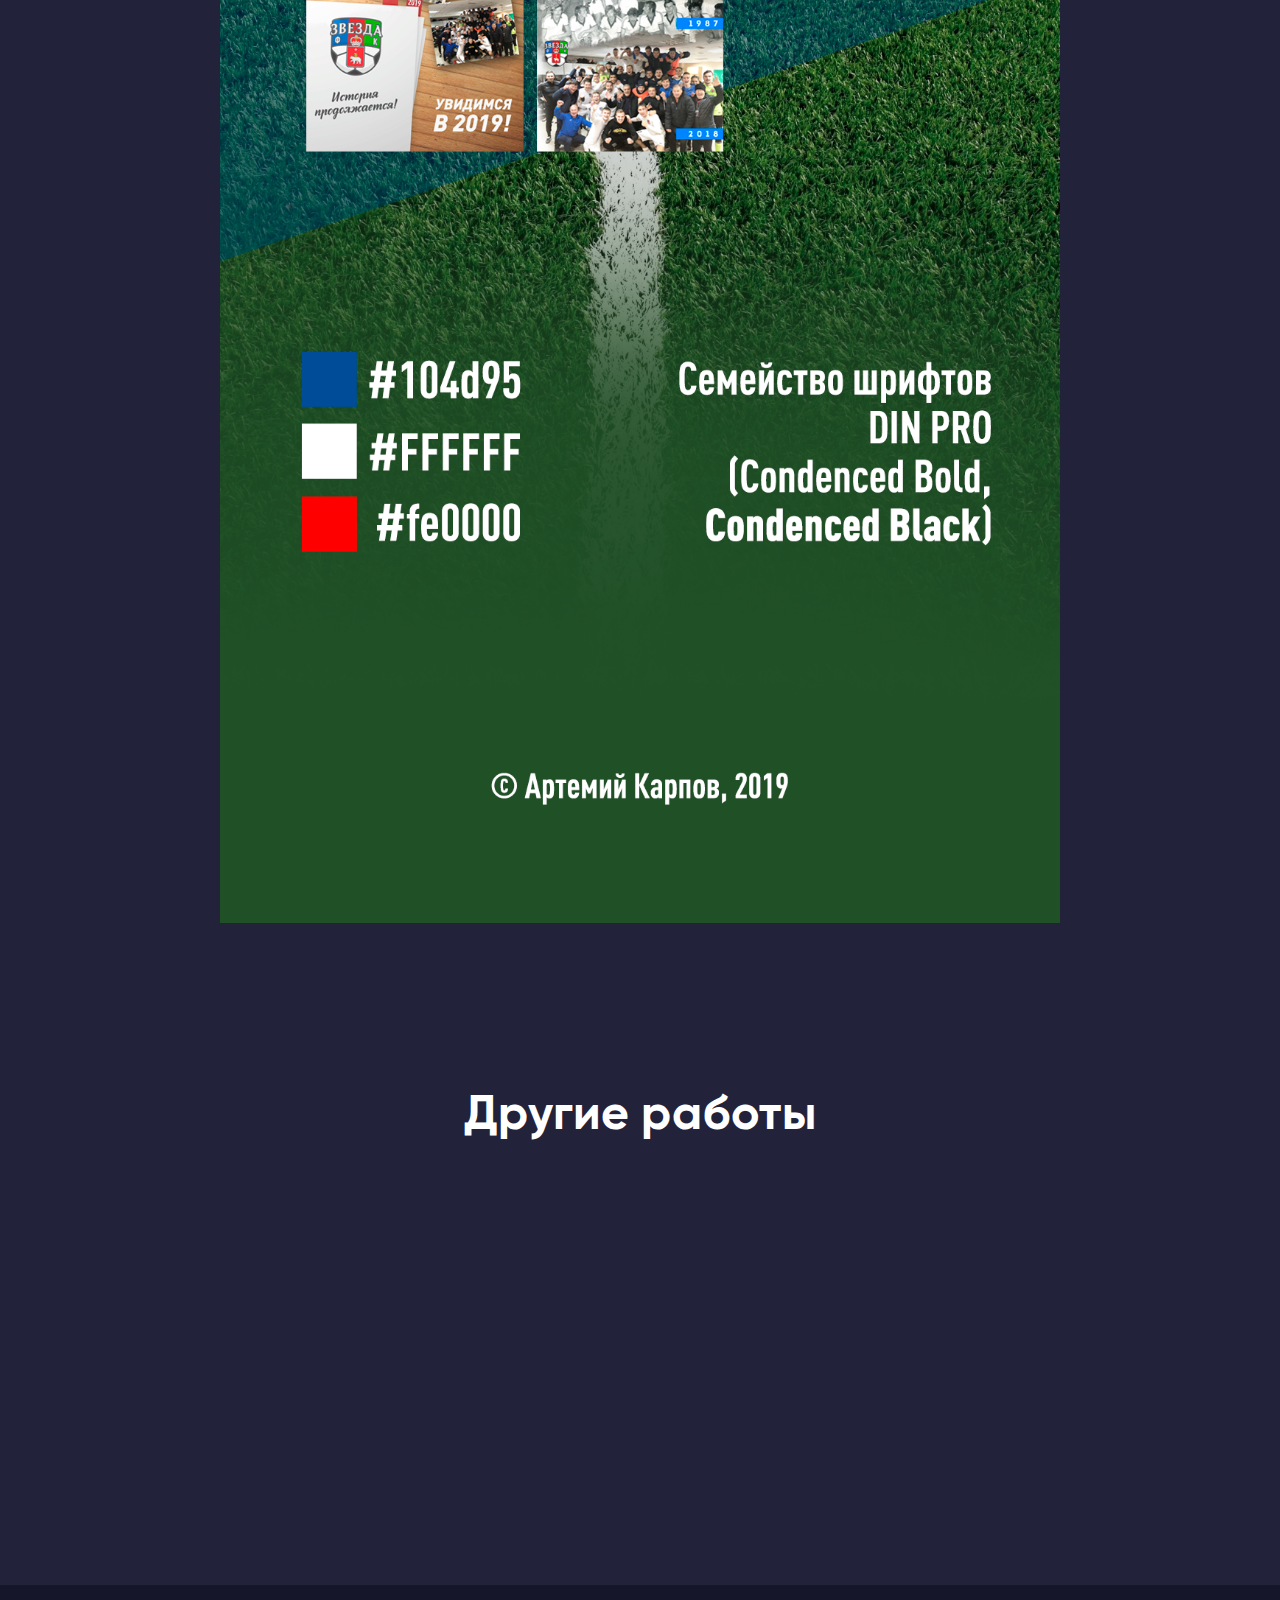
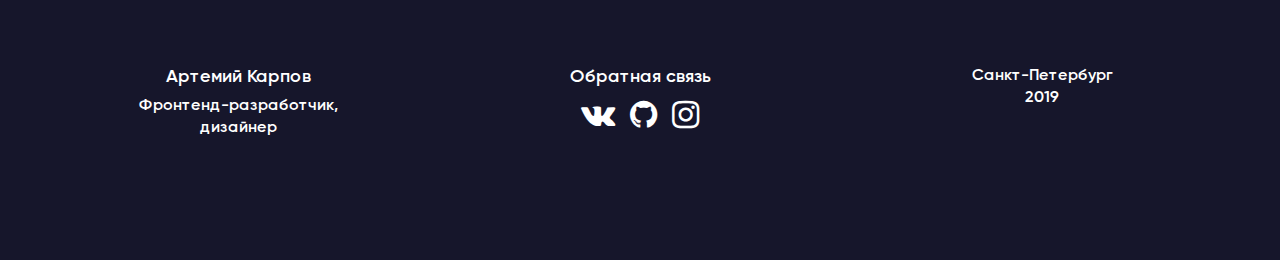
<file: zvezda_1819.html>
<!DOCTYPE html>
<html lang="en">
<head>
  <meta charset="UTF-8">
  <title>ФК "Звезда" Сезон 2018/19 - Фирменный стиль футбольного клуба</title>
  <meta name="description" content='ФК "Звезда" Сезон 2018/19 - Фирменный стиль футбольного клуба'>
  <meta name="viewport" content="width=device-width, initial-scale=1">

  <meta property="og:title" content="">
  <meta property="og:type" content="">
  <meta property="og:url" content="">
  <meta property="og:image" content="">

  <link rel="apple-touch-icon" href="icon.png">
  <!-- Place favicon.ico in the root directory -->

  <link rel="stylesheet" href="css/normalize.css">
  <link rel="stylesheet" href="scss/style.css">

  <link rel="preconnect" href="https://fonts.googleapis.com">
  <link href = "font/stylesheet.css" rel = "stylesheet" type = "text/css" />
  <link href="https://fonts.googleapis.com/icon?family=Material+Icons+Outlined"
        rel="stylesheet">
  <link href="https://stackpath.bootstrapcdn.com/font-awesome/4.7.0/css/font-awesome.min.css" rel="stylesheet">
</head>
<body>
<div class="navigation">
  <div class="navigation__row">
    <div class="navigation__item">
      <a class="button navigation__button button_animated-short" href="index.html">Главная</a>
    </div>
    <div class="navigation__item">
      <div class="navigation__tags">
        <div class="navigation__tag navigation_animated-short" onclick="moveToAnchor('blockDescription')">Описание</div>
        <div class="navigation__tag navigation_animated-short" onclick="moveToAnchor('blockPresentation')">Презентация</div>
      </div>
    </div>
    <div class="navigation__item">
    </div>
  </div>
</div>
<div class="block block_positioned-firstly description fade-animation">
  <div class="block__anchor" id="blockDescription"></div>
  <div class="description__text">
    <div class="description__title block__title">ФК "Звезда" Пермский&nbsp;край</div>
    <div class="block__subtitle">Футбольный клуб из города Пермь, основан в 1932 году. Возрожден в 2018 году. Выступает в первенстве ПФЛ.
    </div>
    <div class="block__subtitle">
      Организации требовался единый стиль оформления медиасетей на первую половину сезона 2018/19.
    </div>
    <a href="img/works/description%20images/zvezda_letter.jpeg" target="_blank" class="description__button button button_animated-short">Благодарственное письмо</a>
  </div>
  <div class="description__person-card person-card">
    <div class="person-card__image" style="background: url('img/works/description images/zvezda.png') center/cover no-repeat"></div>
    <div class="person-card__text">
      <div class="person-card__title">ФК "Звезда"</div>
      <div class="person-card__subtitle">Футбольный клуб</div>
    </div>
    <a href="https://vk.com/fczp1932" target="_blank" class="person-card__button button button_animated-short">Группа VK</a>
  </div>
</div>
<div class="block work-presentation">
  <div class="block__anchor" id="blockPresentation"></div>
  <img class="work-presentation__picture" src="img/works/presentation/zvezda_1819_1.png" width="100%">
  <img class="work-presentation__picture" src="img/works/presentation/zvezda_1819_2.png" width="100%">
</div>
<div class="block other-works">
  <div class="block__title other-works__title">Другие работы</div>
  <div class="row-works" id="otherWorksRow">
  </div>
</div>
<div class="footer">
  <div class="footer__content">
    <div class="footer__column">
      <div class="footer__title">Артемий Карпов</div>
      <div class="footer__subtitle">Фронтенд-разработчик,<br>дизайнер</div>
    </div>
    <div class="footer__column">
      <div class="footer__title">Обратная связь</div>
      <div class="footer__links">
        <a href="https://vk.com/artttdez" target="_blank" class="footer__link footer_animated-short">
          <i class="fa fa-vk footer__link"></i>
        </a>
        <a href="https://github.com/Artttdez" target="_blank" class="footer__link footer_animated-short">
          <i class="fa fa-github"></i>
        </a>
        <a href="https://www.instagram.com/arttt_dez" target="_blank" class="footer__link footer_animated-short">
          <i class="fa fa-instagram"></i>
        </a>
      </div>
    </div>
    <div class="footer__column">
      <div class="footer__subtitle">Санкт-Петербург</div>
      <div class="footer__subtitle">2019</div>
    </div>
  </div>
</div>
<script src="js/main.js"></script>
</body>
</html>
</file>
<file: scss/style.css>
html {
  color: #ffffff;
  line-height: 1.4;
  font-family: "Gilroy", sans-serif;
  background: #22223a;
  text-align: center;
  font-size: 18px;
  width: 100%;
  height: 100%;
}

body {
  width: 100%;
  height: 100%;
}

.block {
  padding: 30px;
  margin: 100px auto;
  width: 100%;
  box-sizing: border-box;
  position: relative;
}
.block__title {
  font-size: 48px;
  font-weight: 700;
}
@media (max-width: 600px) {
  .block__title {
    font-size: 32px;
  }
}
.block__subtitle {
  font-weight: 600;
  font-size: 18px;
  margin-bottom: 15px;
}
.block__subtitle:last-child {
  margin-bottom: 0;
}
.block__anchor {
  position: absolute;
  top: -100px;
}
.block_positioned-firstly {
  margin-top: 0;
  padding-top: 160px;
}

.navigation {
  font-weight: 600;
  background: linear-gradient(180deg, #22223a, rgba(34, 34, 58, 0));
  z-index: 5;
  width: 100%;
  position: fixed;
}
.navigation__row {
  font-size: 18px;
  display: flex;
  justify-content: space-between;
  margin-left: auto;
  margin-right: auto;
  padding: 30px;
  max-width: 1200px;
  align-items: center;
}
.navigation__item {
  text-align: center;
  width: 200px;
}
.navigation__item:first-child {
  text-align: left;
}
.navigation__item:last-child {
  text-align: right;
}
.navigation__item:nth-child(2) {
  flex-grow: 2;
  width: auto;
}
@media (max-width: 800px) {
  .navigation__item:nth-child(2) {
    display: none;
  }
}
.navigation__logo {
  height: 22px;
  margin-bottom: -6px;
}
.navigation__logo:hover {
  cursor: pointer;
}
.navigation__tags {
  display: flex;
  justify-content: center;
}
.navigation__tag {
  width: 150px;
  text-align: center;
}
.navigation__tag:hover {
  color: fuchsia;
  cursor: pointer;
}
.navigation__button {
  display: inline-block;
  vertical-align: top;
}
.navigation_animated-short {
  transition: all 0.2s ease;
  -webkit-transition: all 0.2s ease;
  -moz-transition: all 0.2s ease;
  -o-transition: all 0.2s ease;
}

.button {
  font-weight: 600;
  font-size: 18px;
  padding: 6px 22px;
  border: 2px solid white;
  border-radius: 30px;
  text-decoration: none;
  color: white;
}
.button:hover {
  cursor: pointer;
  background: white;
  color: #22223a;
}
.button:active {
  background: #cccbd4;
  border-color: #cccbd4;
}
.button_selected {
  background: white;
  color: #22223a;
}
.button_animated-short {
  transition: all 0.2s ease;
  -webkit-transition: all 0.2s ease;
  -moz-transition: all 0.2s ease;
  -o-transition: all 0.2s ease;
}

.header {
  width: 100%;
  height: 100%;
  display: flex;
  position: relative;
  overflow: hidden;
}
.header__wave, .header__wave::before, .header__wave::after {
  content: "";
  position: absolute;
  top: 50%;
  left: 50%;
  rotation: 45deg;
  width: 250vw;
  height: 250vw;
  margin-left: -125vw;
  transform-origin: 50% 50%;
  background-color: transparent;
  border-radius: 38% 42%;
  box-shadow: inset 0 0 10vw #e600ff;
  animation: spin 32s infinite linear;
}
@media (max-width: 600px) {
  .header__wave, .header__wave::before, .header__wave::after {
    width: 400vw;
    height: 400vw;
    margin-left: -200vw;
    box-shadow: inset 0 0 30vw #e600ff;
  }
}
.header__wave::before {
  width: 105%;
  height: 95%;
  margin-top: -125vw;
  transform-origin: 49% 51%;
  border-radius: 40% 38%;
  box-shadow: inset 0 0 10vw #ff4800;
  animation: spin 26s infinite linear;
}
@media (max-width: 600px) {
  .header__wave::before {
    margin-top: -200vw;
    box-shadow: inset 0 0 30vw #ff4800;
  }
}
.header__wave::after {
  width: 102%;
  height: 98%;
  margin-top: -125vw;
  transform-origin: 51% 49%;
  border-radius: 48% 42%;
  box-shadow: inset 0 0 10vw #c3005b;
  animation: spin 28s infinite linear;
}
@media (max-width: 600px) {
  .header__wave::after {
    margin-top: -200vw;
    box-shadow: inset 0 0 30vw #c3005b;
  }
}
@keyframes spin {
  100% {
    transform: rotate(360deg);
  }
}
.header__content {
  z-index: 2;
  text-align: center;
  margin: auto;
}
.header__logo {
  width: 200px;
}
@media (max-width: 600px) {
  .header__logo {
    width: 150px;
  }
}
.header__subtitle {
  margin-top: 15px;
  font-weight: 600;
  font-size: 20px;
}
.header__expand-more {
  z-index: 2;
  margin-left: auto;
  margin-right: auto;
  left: 0;
  right: 0;
  text-align: center;
  position: absolute;
  bottom: 30px;
  font-size: 72px !important;
}
.header__expand-more:hover {
  cursor: pointer;
}
.header__bottom-gradient {
  width: 100%;
  height: 100px;
  background: linear-gradient(0deg, #22223a, rgba(34, 34, 58, 0));
  position: absolute;
  bottom: 0;
}

.description {
  max-width: 900px;
  display: flex;
  justify-content: space-between;
  align-items: center;
}
@media (max-width: 600px) {
  .description {
    flex-direction: column;
  }
}
.description__text {
  text-align: left;
  margin-right: 75px;
}
@media (max-width: 600px) {
  .description__text {
    text-align: center;
    margin-right: 0;
    margin-bottom: 45px;
  }
}
.description__title {
  margin-bottom: 15px;
}
.description__button {
  display: inline-block;
  vertical-align: top;
}

.person-card {
  display: grid;
  grid-auto-columns: auto;
  grid-row-gap: 10px;
  text-align: center;
}
.person-card__image {
  height: 180px;
  width: 180px;
  border-radius: 1000px;
  background: white;
  margin-left: auto;
  margin-right: auto;
}
.person-card__title {
  font-weight: 700;
  font-size: 20px;
}
.person-card__subtitle {
  font-weight: 600;
  font-size: 14px;
}
.person-card__button {
  display: inline-block;
  vertical-align: top;
}

.portfolio {
  max-width: 1200px;
}
.portfolio__title {
  text-align: center;
  margin-bottom: 15px;
}
.portfolio__row-buttons {
  margin-bottom: 45px;
}
.portfolio__button {
  margin: 7px;
  display: inline-block;
  vertical-align: top;
}
.portfolio__row-works {
  opacity: 1;
}

.row-works {
  display: grid;
  width: 100%;
  grid-template-columns: 1fr 1fr 1fr;
  grid-template-rows: auto;
  grid-row-gap: 30px;
  grid-column-gap: 30px;
}
@media (max-width: 750px) {
  .row-works {
    grid-template-columns: 1fr 1fr;
  }
}
@media (max-width: 600px) {
  .row-works {
    grid-template-columns: 1fr;
  }
}

.work-card {
  grid-auto-columns: auto;
  text-align: center;
  text-decoration: none;
  color: white;
}
.work-card:hover {
  cursor: pointer;
}
.work-card__image {
  width: 100%;
  padding-top: 56.25%;
  background: white;
  margin-bottom: 10px;
}
.work-card__title {
  font-weight: 700;
  font-size: 20px;
}
.work-card__title:hover {
  color: fuchsia;
}
.work-card__subtitle {
  font-weight: 600;
  font-size: 16px;
}
.work-card_animated-short {
  transition: all 0.2s ease;
  -webkit-transition: all 0.2s ease;
  -moz-transition: all 0.2s ease;
  -o-transition: all 0.2s ease;
}
.work-card_hidden {
  display: none;
}

.gallery {
  max-width: 1200px;
}
.gallery__title {
  text-align: center;
  margin-bottom: 15px;
}
.gallery__subtitle {
  text-align: center;
  margin-bottom: 45px;
  max-width: 600px;
  margin-left: auto;
  margin-right: auto;
}
.gallery__swiper-container {
  height: 300px;
  position: relative;
  cursor: grab;
}
.gallery__swiper-image {
  padding-top: 100%;
  width: 100%;
  background: white;
}
.gallery__swiper-button {
  top: 50%;
  transform: translate(0, -50%);
  color: white;
  text-shadow: 0 0 5px #22223a;
  font-size: 48px !important;
  position: absolute;
  z-index: 5;
}
.gallery__swiper-button:hover {
  cursor: pointer;
}
.gallery__swiper-button:focus {
  outline: 0;
}
.gallery__swiper-buttonactive {
  outline: none;
  border: none;
}
.gallery_prev {
  left: 0;
}
.gallery_next {
  right: 0;
}
.gallery__right-gradient {
  width: 200px;
  height: 100%;
  background: linear-gradient(-90deg, #22223a, rgba(34, 34, 58, 0));
  position: absolute;
  right: 0;
  top: 0;
  z-index: 4;
}
@media (max-width: 600px) {
  .gallery__right-gradient {
    display: none;
  }
}
.gallery__button {
  margin-top: 45px;
  display: inline-block;
}

.fade-animation {
  transition: all 0.5s ease;
  -webkit-transition: all 0.5s ease;
  -moz-transition: all 0.5s ease;
  -o-transition: all 0.5s ease;
  opacity: 0;
}
.fade-animation_in {
  opacity: 1;
}

.footer {
  margin-top: 130px;
  padding: 80px 30px 120px;
  background: #16162b;
}
.footer__content {
  max-width: 1200px;
  margin-left: auto;
  margin-right: auto;
  display: flex;
  width: 100%;
  justify-content: space-between;
}
@media (max-width: 800px) {
  .footer__content {
    flex-direction: column;
  }
}
.footer__column {
  text-align: center;
  width: 33%;
}
@media (max-width: 800px) {
  .footer__column {
    width: auto;
    margin-bottom: 30px;
  }
  .footer__column:last-child {
    margin-bottom: 0;
  }
}
.footer__title {
  font-size: 18px;
  font-weight: 600;
  margin-bottom: 5px;
}
.footer__subtitle {
  font-size: 16px;
  font-weight: 600;
}
.footer__link {
  color: white;
  text-decoration: none;
  display: inline-block;
  margin-right: 10px;
  font-size: 32px !important;
}
.footer__link:last-child {
  margin-right: 0;
}
.footer__link:hover {
  cursor: pointer;
  color: fuchsia;
}
.footer_animated-short {
  transition: all 0.2s ease;
  -webkit-transition: all 0.2s ease;
  -moz-transition: all 0.2s ease;
  -o-transition: all 0.2s ease;
}

.hello-words {
  padding: 100px 30px 30px;
  margin-bottom: -100px;
  margin-left: auto;
  margin-right: auto;
  text-align: center;
  width: 100%;
  box-sizing: border-box;
  display: flex;
  flex-direction: row;
  justify-content: center;
  align-items: center;
}
.hello-words__logo {
  margin-right: 30px;
  width: 100px;
}
.hello-words__title {
  font-weight: 600;
  font-size: 48px;
}

.work-presentation {
  max-width: 900px;
}
.work-presentation__picture {
  display: block;
}

.other-works {
  max-width: 900px;
}
.other-works__title {
  margin-bottom: 45px;
}

/*# sourceMappingURL=style.css.map */
</file>
<file: font/stylesheet.css>
@font-face {
    font-family: 'Gilroy';
    src: url('Gilroy-Regular.eot');
    src: local('Gilroy Regular'), local('Gilroy-Regular'),
        url('Gilroy-Regular.eot?#iefix') format('embedded-opentype'),
        url('Gilroy-Regular.woff2') format('woff2'),
        url('Gilroy-Regular.woff') format('woff'),
        url('Gilroy-Regular.ttf') format('truetype');
    font-weight: normal;
    font-style: normal;
}

@font-face {
    font-family: 'Gilroy';
    src: url('Gilroy-ExtraboldItalic.eot');
    src: local('Gilroy Extrabold Italic'), local('Gilroy-ExtraboldItalic'),
        url('Gilroy-ExtraboldItalic.eot?#iefix') format('embedded-opentype'),
        url('Gilroy-ExtraboldItalic.woff2') format('woff2'),
        url('Gilroy-ExtraboldItalic.woff') format('woff'),
        url('Gilroy-ExtraboldItalic.ttf') format('truetype');
    font-weight: 800;
    font-style: italic;
}

@font-face {
    font-family: 'Gilroy';
    src: url('Gilroy-Bold.eot');
    src: local('Gilroy Bold'), local('Gilroy-Bold'),
        url('Gilroy-Bold.eot?#iefix') format('embedded-opentype'),
        url('Gilroy-Bold.woff2') format('woff2'),
        url('Gilroy-Bold.woff') format('woff'),
        url('Gilroy-Bold.ttf') format('truetype');
    font-weight: bold;
    font-style: normal;
}

@font-face {
    font-family: 'Gilroy';
    src: url('Gilroy-Black.eot');
    src: local('Gilroy Black'), local('Gilroy-Black'),
        url('Gilroy-Black.eot?#iefix') format('embedded-opentype'),
        url('Gilroy-Black.woff2') format('woff2'),
        url('Gilroy-Black.woff') format('woff'),
        url('Gilroy-Black.ttf') format('truetype');
    font-weight: 900;
    font-style: normal;
}

@font-face {
    font-family: 'Gilroy';
    src: url('Gilroy-Light.eot');
    src: local('Gilroy Light'), local('Gilroy-Light'),
        url('Gilroy-Light.eot?#iefix') format('embedded-opentype'),
        url('Gilroy-Light.woff2') format('woff2'),
        url('Gilroy-Light.woff') format('woff'),
        url('Gilroy-Light.ttf') format('truetype');
    font-weight: 300;
    font-style: normal;
}

@font-face {
    font-family: 'Gilroy';
    src: url('Gilroy-Semibold.eot');
    src: local('Gilroy Semibold'), local('Gilroy-Semibold'),
        url('Gilroy-Semibold.eot?#iefix') format('embedded-opentype'),
        url('Gilroy-Semibold.woff2') format('woff2'),
        url('Gilroy-Semibold.woff') format('woff'),
        url('Gilroy-Semibold.ttf') format('truetype');
    font-weight: 600;
    font-style: normal;
}

@font-face {
    font-family: 'Gilroy';
    src: url('Gilroy-Medium.eot');
    src: local('Gilroy Medium'), local('Gilroy-Medium'),
        url('Gilroy-Medium.eot?#iefix') format('embedded-opentype'),
        url('Gilroy-Medium.woff2') format('woff2'),
        url('Gilroy-Medium.woff') format('woff'),
        url('Gilroy-Medium.ttf') format('truetype');
    font-weight: 500;
    font-style: normal;
}

@font-face {
    font-family: 'Gilroy';
    src: url('Gilroy-MediumItalic.eot');
    src: local('Gilroy Medium Italic'), local('Gilroy-MediumItalic'),
        url('Gilroy-MediumItalic.eot?#iefix') format('embedded-opentype'),
        url('Gilroy-MediumItalic.woff2') format('woff2'),
        url('Gilroy-MediumItalic.woff') format('woff'),
        url('Gilroy-MediumItalic.ttf') format('truetype');
    font-weight: 500;
    font-style: italic;
}

@font-face {
    font-family: 'Gilroy';
    src: url('Gilroy-BlackItalic.eot');
    src: local('Gilroy Black Italic'), local('Gilroy-BlackItalic'),
        url('Gilroy-BlackItalic.eot?#iefix') format('embedded-opentype'),
        url('Gilroy-BlackItalic.woff2') format('woff2'),
        url('Gilroy-BlackItalic.woff') format('woff'),
        url('Gilroy-BlackItalic.ttf') format('truetype');
    font-weight: 900;
    font-style: italic;
}

@font-face {
    font-family: 'Gilroy';
    src: url('Gilroy-UltraLight.eot');
    src: local('Gilroy UltraLight'), local('Gilroy-UltraLight'),
        url('Gilroy-UltraLight.eot?#iefix') format('embedded-opentype'),
        url('Gilroy-UltraLight.woff2') format('woff2'),
        url('Gilroy-UltraLight.woff') format('woff'),
        url('Gilroy-UltraLight.ttf') format('truetype');
    font-weight: 200;
    font-style: normal;
}

@font-face {
    font-family: 'Gilroy';
    src: url('Gilroy-RegularItalic.eot');
    src: local('Gilroy Regular Italic'), local('Gilroy-RegularItalic'),
        url('Gilroy-RegularItalic.eot?#iefix') format('embedded-opentype'),
        url('Gilroy-RegularItalic.woff2') format('woff2'),
        url('Gilroy-RegularItalic.woff') format('woff'),
        url('Gilroy-RegularItalic.ttf') format('truetype');
    font-weight: normal;
    font-style: italic;
}

@font-face {
    font-family: 'Gilroy';
    src: url('Gilroy-SemiboldItalic.eot');
    src: local('Gilroy Semibold Italic'), local('Gilroy-SemiboldItalic'),
        url('Gilroy-SemiboldItalic.eot?#iefix') format('embedded-opentype'),
        url('Gilroy-SemiboldItalic.woff2') format('woff2'),
        url('Gilroy-SemiboldItalic.woff') format('woff'),
        url('Gilroy-SemiboldItalic.ttf') format('truetype');
    font-weight: 600;
    font-style: italic;
}

@font-face {
    font-family: 'Gilroy';
    src: url('Gilroy-HeavyItalic.eot');
    src: local('Gilroy Heavy Italic'), local('Gilroy-HeavyItalic'),
        url('Gilroy-HeavyItalic.eot?#iefix') format('embedded-opentype'),
        url('Gilroy-HeavyItalic.woff2') format('woff2'),
        url('Gilroy-HeavyItalic.woff') format('woff'),
        url('Gilroy-HeavyItalic.ttf') format('truetype');
    font-weight: 900;
    font-style: italic;
}

@font-face {
    font-family: 'Gilroy';
    src: url('Gilroy-Extrabold.eot');
    src: local('Gilroy Extrabold'), local('Gilroy-Extrabold'),
        url('Gilroy-Extrabold.eot?#iefix') format('embedded-opentype'),
        url('Gilroy-Extrabold.woff2') format('woff2'),
        url('Gilroy-Extrabold.woff') format('woff'),
        url('Gilroy-Extrabold.ttf') format('truetype');
    font-weight: 800;
    font-style: normal;
}

@font-face {
    font-family: 'Gilroy';
    src: url('Gilroy-BoldItalic.eot');
    src: local('Gilroy Bold Italic'), local('Gilroy-BoldItalic'),
        url('Gilroy-BoldItalic.eot?#iefix') format('embedded-opentype'),
        url('Gilroy-BoldItalic.woff2') format('woff2'),
        url('Gilroy-BoldItalic.woff') format('woff'),
        url('Gilroy-BoldItalic.ttf') format('truetype');
    font-weight: bold;
    font-style: italic;
}

@font-face {
    font-family: 'Gilroy';
    src: url('Gilroy-UltraLightItalic.eot');
    src: local('Gilroy UltraLight Italic'), local('Gilroy-UltraLightItalic'),
        url('Gilroy-UltraLightItalic.eot?#iefix') format('embedded-opentype'),
        url('Gilroy-UltraLightItalic.woff2') format('woff2'),
        url('Gilroy-UltraLightItalic.woff') format('woff'),
        url('Gilroy-UltraLightItalic.ttf') format('truetype');
    font-weight: 200;
    font-style: italic;
}

@font-face {
    font-family: 'Gilroy';
    src: url('Gilroy-LightItalic.eot');
    src: local('Gilroy Light Italic'), local('Gilroy-LightItalic'),
        url('Gilroy-LightItalic.eot?#iefix') format('embedded-opentype'),
        url('Gilroy-LightItalic.woff2') format('woff2'),
        url('Gilroy-LightItalic.woff') format('woff'),
        url('Gilroy-LightItalic.ttf') format('truetype');
    font-weight: 300;
    font-style: italic;
}

@font-face {
    font-family: 'Gilroy';
    src: url('Gilroy-Heavy.eot');
    src: local('Gilroy Heavy'), local('Gilroy-Heavy'),
        url('Gilroy-Heavy.eot?#iefix') format('embedded-opentype'),
        url('Gilroy-Heavy.woff2') format('woff2'),
        url('Gilroy-Heavy.woff') format('woff'),
        url('Gilroy-Heavy.ttf') format('truetype');
    font-weight: 900;
    font-style: normal;
}

@font-face {
    font-family: 'Gilroy';
    src: url('Gilroy-Thin.eot');
    src: local('Gilroy Thin'), local('Gilroy-Thin'),
        url('Gilroy-Thin.eot?#iefix') format('embedded-opentype'),
        url('Gilroy-Thin.woff2') format('woff2'),
        url('Gilroy-Thin.woff') format('woff'),
        url('Gilroy-Thin.ttf') format('truetype');
    font-weight: 100;
    font-style: normal;
}

@font-face {
    font-family: 'Gilroy';
    src: url('Gilroy-ThinItalic.eot');
    src: local('Gilroy Thin Italic'), local('Gilroy-ThinItalic'),
        url('Gilroy-ThinItalic.eot?#iefix') format('embedded-opentype'),
        url('Gilroy-ThinItalic.woff2') format('woff2'),
        url('Gilroy-ThinItalic.woff') format('woff'),
        url('Gilroy-ThinItalic.ttf') format('truetype');
    font-weight: 100;
    font-style: italic;
}
</file>
